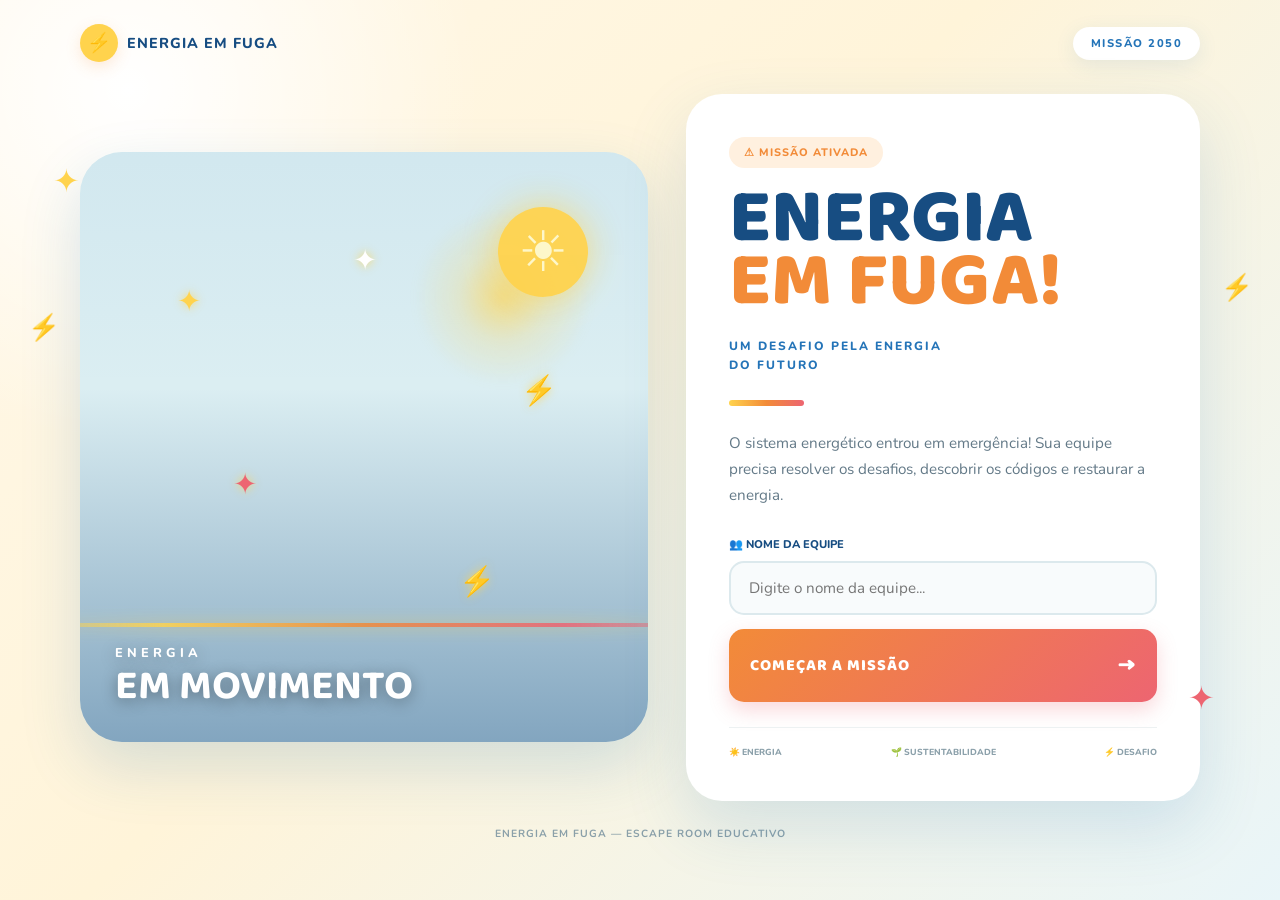
<file: index.html>
<!DOCTYPE html>
<html lang="pt-BR">

<head>

    <meta charset="UTF-8">
    <meta name="viewport" content="width=device-width, initial-scale=1.0">

    <title>Energia em Fuga</title>

    <!-- Fontes -->
    <link rel="preconnect" href="https://fonts.googleapis.com">
    <link rel="preconnect" href="https://fonts.gstatic.com" crossorigin>

    <link
        href="https://fonts.googleapis.com/css2?family=Baloo+2:wght@500;600;700;800&family=Nunito:wght@400;600;700;800&display=swap"
        rel="stylesheet"
    >

    <!-- CSS -->
    <link rel="stylesheet" href="assets/style.css">

</head>


<body class="pagina-inicial">

    <main class="inicio">


        <!-- =================================================
             ELEMENTOS DECORATIVOS
             ================================================= -->

        <div class="decoracao estrela estrela-1">✦</div>

        <div class="decoracao estrela estrela-2">✦</div>

        <div class="decoracao raio raio-1">⚡</div>

        <div class="decoracao raio raio-2">⚡</div>


        <!-- =================================================
             CABEÇALHO
             ================================================= -->

        <header class="cabecalho">

            <div class="mini-logo">

                <span>⚡</span>

                ENERGIA EM FUGA

            </div>


            <div class="missao">

                MISSÃO 2050

            </div>

        </header>



        <!-- =================================================
             ÁREA PRINCIPAL
             ================================================= -->

        <section class="hero">


            <!-- =================================================
                 FOTO + ANIMAÇÕES
                 ================================================= -->

            <div class="imagem-energia">


                <!-- Foto real da Unsplash -->

                <div class="foto-energia"></div>


                <!-- Camada colorida -->

                <div class="filtro-foto"></div>


                <!-- Brilho sobre a imagem -->

                <div class="brilho-energia"></div>


                <!-- Linha de energia animada -->

                <div class="linha-energia"></div>


                <!-- Partículas -->

                <div class="particula particula-1">✦</div>

                <div class="particula particula-2">⚡</div>

                <div class="particula particula-3">✦</div>

                <div class="particula particula-4">⚡</div>

                <div class="particula particula-5">✦</div>


                <!-- Sol estilizado -->

                <div class="sol-animado">

                    ☀

                </div>


                <!-- Texto sobre a imagem -->

                <div class="texto-imagem">

                    <span>ENERGIA</span>

                    <strong>EM MOVIMENTO</strong>

                </div>


            </div>



            <!-- =================================================
                 CARTÃO DA MISSÃO
                 ================================================= -->

            <div class="cartao">


                <div class="etiqueta">

                    ⚠ MISSÃO ATIVADA

                </div>


                <h1>

                    ENERGIA<br>

                    <span>EM FUGA!</span>

                </h1>


                <p class="subtitulo">

                    UM DESAFIO PELA ENERGIA<br>

                    DO FUTURO

                </p>


                <div class="linha"></div>


                <p class="descricao">

                    O sistema energético entrou em emergência!

                    Sua equipe precisa resolver os desafios,

                    descobrir os códigos e restaurar a energia.

                </p>



                <!-- Nome da equipe -->

                <div class="equipe">

                    <label for="nomeEquipe">

                        👥 NOME DA EQUIPE

                    </label>


                    <input
                        type="text"
                        id="nomeEquipe"
                        placeholder="Digite o nome da equipe..."
                        autocomplete="off"
                    >

                </div>



                <!-- Botão -->

                <button
                    class="botao-iniciar"
                    onclick="iniciarMissao()"
                >

                    <span>

                        COMEÇAR A MISSÃO

                    </span>

                    <strong>

                        →

                    </strong>

                </button>



                <!-- Rodapé do cartão -->

                <div class="rodape-cartao">

                    <span>

                        ☀️ ENERGIA

                    </span>


                    <span>

                        🌱 SUSTENTABILIDADE

                    </span>


                    <span>

                        ⚡ DESAFIO

                    </span>

                </div>


            </div>

        </section>



        <!-- =================================================
             RODAPÉ
             ================================================= -->

        <footer>

            ENERGIA EM FUGA — ESCAPE ROOM EDUCATIVO

        </footer>


    </main>


    <!-- JavaScript -->

    <script src="assets/app.js"></script>

</body>

</html>
</file>
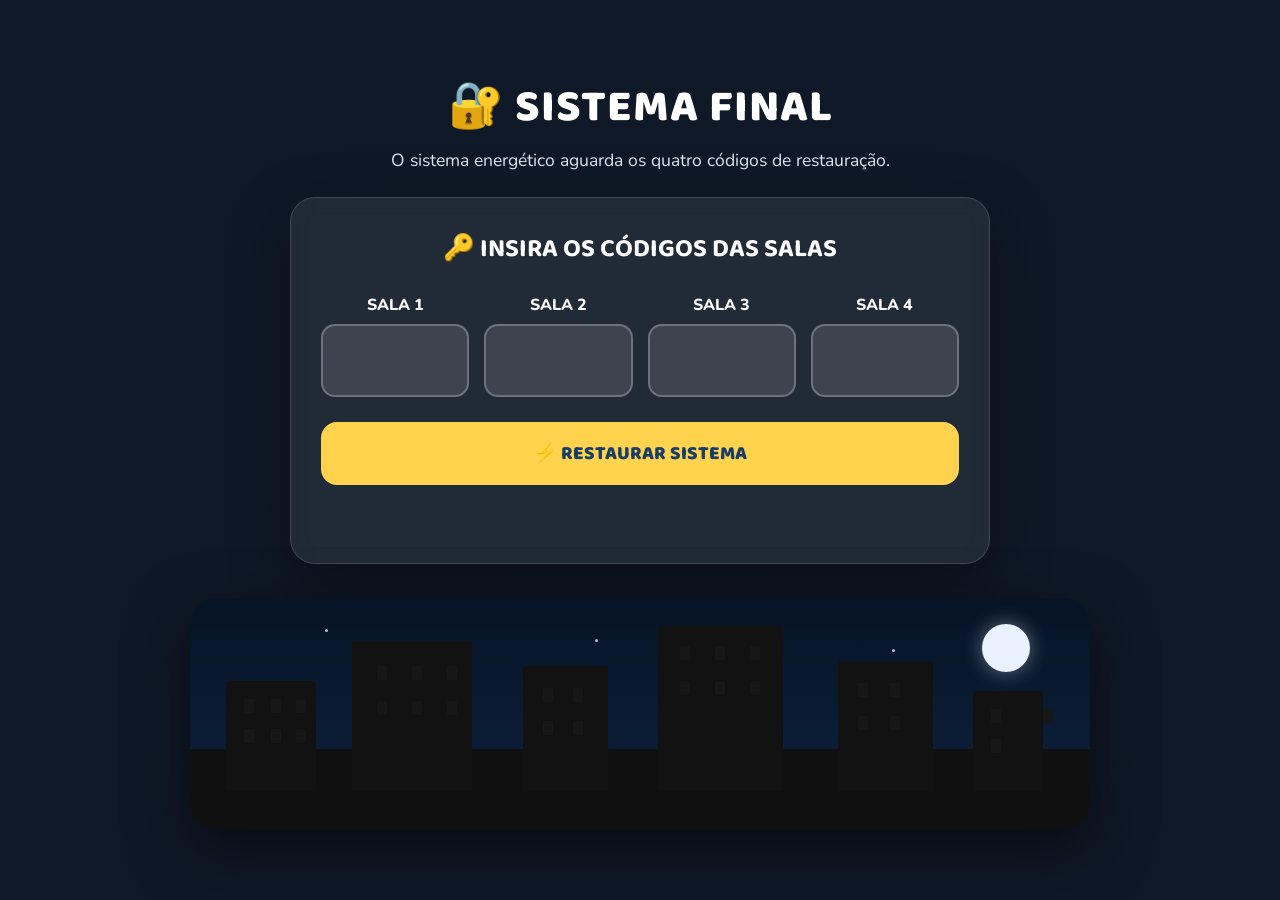
<file: final.html>
<!DOCTYPE html>
<html lang="pt-BR">

<head>

    <meta charset="UTF-8">

    <meta name="viewport"
          content="width=device-width, initial-scale=1.0">

    <title>Sistema Final — Energia em Fuga</title>

    <link rel="preconnect"
          href="https://fonts.googleapis.com">

    <link rel="preconnect"
          href="https://fonts.gstatic.com"
          crossorigin>

    <link href="https://fonts.googleapis.com/css2?family=Baloo+2:wght@500;600;700;800&family=Nunito:wght@400;600;700;800&display=swap"
          rel="stylesheet">

    <link rel="stylesheet"
          href="assets/style.css">


    <style>

        /* ===============================
           TELA FINAL
        =============================== */

        body.final-body {

            min-height: 100vh;

            margin: 0;

            background:
                linear-gradient(
                    rgba(5, 15, 30, 0.96),
                    rgba(5, 15, 30, 0.96)
                );

            overflow-x: hidden;

        }


        .final-container {

            width: 100%;

            min-height: 100vh;

            display: flex;

            flex-direction: column;

            align-items: center;

            justify-content: center;

            padding: 30px 20px;

            box-sizing: border-box;

        }


        /* ===============================
           TÍTULO
        =============================== */

        .final-title {

            text-align: center;

            color: white;

            margin-bottom: 25px;

        }


        .final-title h1 {

            margin: 0;

            font-family: "Baloo 2", sans-serif;

            font-size: 2.8rem;

            font-weight: 800;

            letter-spacing: 1px;

        }


        .final-title p {

            margin-top: 5px;

            font-family: "Nunito", sans-serif;

            font-size: 1.1rem;

            color: #d9e7f5;

        }


        /* ===============================
           PAINEL DOS CÓDIGOS
        =============================== */

        .final-panel {

            width: min(700px, 100%);

            padding: 30px;

            border-radius: 25px;

            background: rgba(255, 255, 255, 0.08);

            border: 1px solid rgba(255, 255, 255, 0.15);

            box-shadow:
                0 20px 60px rgba(0, 0, 0, 0.35);

            backdrop-filter: blur(10px);

            box-sizing: border-box;

        }


        .final-panel h2 {

            margin-top: 0;

            text-align: center;

            color: white;

            font-family: "Baloo 2", sans-serif;

            font-size: 1.6rem;

        }


        .codes {

            display: grid;

            grid-template-columns:
                repeat(4, 1fr);

            gap: 15px;

            margin-top: 25px;

        }


        .code-input {

            text-align: center;

        }


        .code-input label {

            display: block;

            margin-bottom: 8px;

            color: white;

            font-family: "Nunito", sans-serif;

            font-weight: 800;

        }


        .code-input input {

            width: 100%;

            box-sizing: border-box;

            padding: 15px 8px;

            border: 2px solid rgba(255, 255, 255, 0.25);

            border-radius: 14px;

            background: rgba(255, 255, 255, 0.12);

            color: white;

            text-align: center;

            font-family: "Baloo 2", sans-serif;

            font-size: 1.5rem;

            font-weight: 800;

            text-transform: uppercase;

            outline: none;

        }


        .code-input input:focus {

            border-color: #ffd34d;

            box-shadow:
                0 0 15px rgba(255, 211, 77, 0.3);

        }


        /* ===============================
           BOTÃO
        =============================== */

        .restore-button {

            display: block;

            width: 100%;

            margin-top: 25px;

            padding: 16px;

            border: none;

            border-radius: 16px;

            background: #ffd34d;

            color: #173d68;

            font-family: "Baloo 2", sans-serif;

            font-size: 1.2rem;

            font-weight: 800;

            cursor: pointer;

            transition:
                transform 0.2s ease,
                box-shadow 0.2s ease;

        }


        .restore-button:hover {

            transform: translateY(-2px);

            box-shadow:
                0 8px 25px rgba(255, 211, 77, 0.3);

        }


        /* ===============================
           FEEDBACK
        =============================== */

        #feedbackFinal {

            min-height: 30px;

            margin-top: 18px;

            text-align: center;

            font-family: "Nunito", sans-serif;

            font-weight: 800;

        }


        .feedback-final-error {

            color: #ff8d8d;

        }


        /* ===============================
           CIDADE
        =============================== */

        .cidade {

            position: relative;

            width: min(900px, 100%);

            height: 230px;

            margin-top: 35px;

            overflow: hidden;

            border-radius: 25px;

            background:

                linear-gradient(
                    to bottom,
                    #071326 0%,
                    #0b1d36 65%,
                    #101010 65%,
                    #101010 100%
                );

            box-shadow:
                0 20px 60px rgba(0, 0, 0, 0.5);

        }


        /* ===============================
           LUA
        =============================== */

        .lua {

            position: absolute;

            top: 25px;

            right: 60px;

            width: 48px;

            height: 48px;

            border-radius: 50%;

            background: #e9f1ff;

            box-shadow:
                0 0 20px rgba(233, 241, 255, 0.4);

        }


        /* ===============================
           ESTRELAS
        =============================== */

        .estrela {

            position: absolute;

            width: 3px;

            height: 3px;

            border-radius: 50%;

            background: white;

            opacity: 0.7;

        }


        .estrela1 {
            top: 30px;
            left: 15%;
        }

        .estrela2 {
            top: 65px;
            left: 28%;
        }

        .estrela3 {
            top: 40px;
            left: 45%;
        }

        .estrela4 {
            top: 85px;
            left: 65%;
        }

        .estrela5 {
            top: 50px;
            left: 78%;
        }


        /* ===============================
           PRÉDIOS
        =============================== */

        .predio {

            position: absolute;

            bottom: 38px;

            background: #121212;

            border-radius: 4px 4px 0 0;

        }


        .predio1 {

            left: 4%;

            width: 90px;

            height: 110px;

        }


        .predio2 {

            left: 18%;

            width: 120px;

            height: 150px;

        }


        .predio3 {

            left: 37%;

            width: 85px;

            height: 125px;

        }


        .predio4 {

            left: 52%;

            width: 125px;

            height: 165px;

        }


        .predio5 {

            left: 72%;

            width: 95px;

            height: 130px;

        }


        .predio6 {

            left: 87%;

            width: 70px;

            height: 100px;

        }


        /* ===============================
           JANELAS
        =============================== */

        .janela {

            position: absolute;

            width: 10px;

            height: 14px;

            background: #171717;

            border-radius: 2px;

            transition:
                background 0.5s ease,
                box-shadow 0.5s ease;

        }


        /* posições das janelas */

        .j1  { left: 18px; top: 18px; }
        .j2  { left: 45px; top: 18px; }
        .j3  { left: 70px; top: 18px; }

        .j4  { left: 18px; top: 48px; }
        .j5  { left: 45px; top: 48px; }
        .j6  { left: 70px; top: 48px; }

        .j7  { left: 25px; top: 25px; }
        .j8  { left: 60px; top: 25px; }
        .j9  { left: 95px; top: 25px; }

        .j10 { left: 25px; top: 60px; }
        .j11 { left: 60px; top: 60px; }
        .j12 { left: 95px; top: 60px; }

        .j13 { left: 20px; top: 22px; }
        .j14 { left: 50px; top: 22px; }

        .j15 { left: 20px; top: 55px; }
        .j16 { left: 50px; top: 55px; }

        .j17 { left: 22px; top: 20px; }
        .j18 { left: 57px; top: 20px; }
        .j19 { left: 92px; top: 20px; }

        .j20 { left: 22px; top: 55px; }
        .j21 { left: 57px; top: 55px; }
        .j22 { left: 92px; top: 55px; }

        .j23 { left: 20px; top: 22px; }
        .j24 { left: 52px; top: 22px; }

        .j25 { left: 20px; top: 55px; }
        .j26 { left: 52px; top: 55px; }


        /* ===============================
           SISTEMA RESTAURADO
        =============================== */

        .cidade.restaurada .janela {

            background: #ffd34d;

            box-shadow:
                0 0 10px rgba(255, 211, 77, 0.8),
                0 0 20px rgba(255, 211, 77, 0.4);

        }


        .cidade.restaurada .j1 {
            transition-delay: 0.1s;
        }

        .cidade.restaurada .j2 {
            transition-delay: 0.2s;
        }

        .cidade.restaurada .j3 {
            transition-delay: 0.3s;
        }

        .cidade.restaurada .j4 {
            transition-delay: 0.4s;
        }

        .cidade.restaurada .j5 {
            transition-delay: 0.5s;
        }

        .cidade.restaurada .j6 {
            transition-delay: 0.6s;
        }

        .cidade.restaurada .j7 {
            transition-delay: 0.7s;
        }

        .cidade.restaurada .j8 {
            transition-delay: 0.8s;
        }

        .cidade.restaurada .j9 {
            transition-delay: 0.9s;
        }

        .cidade.restaurada .j10 {
            transition-delay: 1s;
        }


        /* ===============================
           MENSAGEM FINAL
        =============================== */

        .mensagem-final {

            display: none;

            margin-top: 30px;

            text-align: center;

            animation:
                aparecer 1s ease forwards;

        }


        .mensagem-final.visivel {

            display: block;

        }


        .mensagem-final h2 {

            margin: 0;

            color: #ffd34d;

            font-family: "Baloo 2", sans-serif;

            font-size: 2.8rem;

            font-weight: 800;

            text-shadow:
                0 0 20px rgba(255, 211, 77, 0.3);

        }


        .mensagem-final p {

            margin-top: 8px;

            color: white;

            font-family: "Nunito", sans-serif;

            font-size: 1.2rem;

            font-weight: 700;

        }


        @keyframes aparecer {

            from {

                opacity: 0;

                transform: translateY(20px);

            }

            to {

                opacity: 1;

                transform: translateY(0);

            }

        }


        /* ===============================
           RESPONSIVO
        =============================== */

        @media (max-width: 650px) {

            .final-title h1 {

                font-size: 2.1rem;

            }


            .codes {

                grid-template-columns:
                    repeat(2, 1fr);

            }


            .cidade {

                height: 190px;

            }


            .lua {

                right: 30px;

            }

        }

    </style>

</head>


<body class="final-body">


    <div class="final-container">


        <!-- TÍTULO -->

        <div class="final-title">

            <h1>🔐 SISTEMA FINAL</h1>

            <p>

                O sistema energético aguarda os quatro códigos de restauração.

            </p>

        </div>



        <!-- PAINEL -->

        <div class="final-panel">


            <h2>

                🔑 INSIRA OS CÓDIGOS DAS SALAS

            </h2>


            <div class="codes">


                <!-- SALA 1 -->

                <div class="code-input">

                    <label for="codigoSala1">

                        SALA 1

                    </label>

                    <input
                        type="text"
                        id="codigoSala1"
                        maxlength="2"
                        autocomplete="off"
                    >

                </div>



                <!-- SALA 2 -->

                <div class="code-input">

                    <label for="codigoSala2">

                        SALA 2

                    </label>

                    <input
                        type="text"
                        id="codigoSala2"
                        maxlength="2"
                        autocomplete="off"
                    >

                </div>



                <!-- SALA 3 -->

                <div class="code-input">

                    <label for="codigoSala3">

                        SALA 3

                    </label>

                    <input
                        type="text"
                        id="codigoSala3"
                        maxlength="2"
                        autocomplete="off"
                    >

                </div>



                <!-- SALA 4 -->

                <div class="code-input">

                    <label for="codigoSala4">

                        SALA 4

                    </label>

                    <input
                        type="text"
                        id="codigoSala4"
                        maxlength="2"
                        autocomplete="off"
                    >

                </div>


            </div>



            <!-- BOTÃO -->

            <button
                class="restore-button"
                onclick="restaurarSistema()"
            >

                ⚡ RESTAURAR SISTEMA

            </button>



            <!-- FEEDBACK -->

            <div id="feedbackFinal">

            </div>


        </div>



        <!-- CIDADE -->

        <div
            id="cidade"
            class="cidade"
        >


            <div class="lua"></div>


            <div class="estrela estrela1"></div>

            <div class="estrela estrela2"></div>

            <div class="estrela estrela3"></div>

            <div class="estrela estrela4"></div>

            <div class="estrela estrela5"></div>



            <!-- PRÉDIO 1 -->

            <div class="predio predio1">

                <span class="janela j1"></span>

                <span class="janela j2"></span>

                <span class="janela j3"></span>

                <span class="janela j4"></span>

                <span class="janela j5"></span>

                <span class="janela j6"></span>

            </div>



            <!-- PRÉDIO 2 -->

            <div class="predio predio2">

                <span class="janela j7"></span>

                <span class="janela j8"></span>

                <span class="janela j9"></span>

                <span class="janela j10"></span>

                <span class="janela j11"></span>

                <span class="janela j12"></span>

            </div>



            <!-- PRÉDIO 3 -->

            <div class="predio predio3">

                <span class="janela j13"></span>

                <span class="janela j14"></span>

                <span class="janela j15"></span>

                <span class="janela j16"></span>

            </div>



            <!-- PRÉDIO 4 -->

            <div class="predio predio4">

                <span class="janela j17"></span>

                <span class="janela j18"></span>

                <span class="janela j19"></span>

                <span class="janela j20"></span>

                <span class="janela j21"></span>

                <span class="janela j22"></span>

            </div>



            <!-- PRÉDIO 5 -->

            <div class="predio predio5">

                <span class="janela j23"></span>

                <span class="janela j24"></span>

                <span class="janela j25"></span>

                <span class="janela j26"></span>

            </div>



            <!-- PRÉDIO 6 -->

            <div class="predio predio6">

                <span class="janela j1"></span>

                <span class="janela j3"></span>

                <span class="janela j4"></span>

            </div>


        </div>



        <!-- MENSAGEM DE VITÓRIA -->

        <div
            id="mensagemFinal"
            class="mensagem-final"
        >

            <h2>

                ⚡ SISTEMA RESTAURADO! ⚡

            </h2>

            <p id="mensagemEquipe">

                🎉 PARABÉNS! VOCÊS CONSEGUIRAM RESTAURAR O SISTEMA ENERGÉTICO.

            </p>

            <p>

                🌎 A energia voltou a circular!

            </p>

            <p>

                🏆 MISSÃO CONCLUÍDA!

            </p>

        </div>


    </div>



    <script>

        function restaurarSistema() {


            /* ===============================
               PEGAR OS CÓDIGOS
            =============================== */

            const codigo1 =
                document.getElementById("codigoSala1").value
                .trim()
                .toUpperCase();

            const codigo2 =
                document.getElementById("codigoSala2").value
                .trim()
                .toUpperCase();

            const codigo3 =
                document.getElementById("codigoSala3").value
                .trim()
                .toUpperCase();

            const codigo4 =
                document.getElementById("codigoSala4").value
                .trim()
                .toUpperCase();



            /* ===============================
               ELEMENTOS DA TELA
            =============================== */

            const feedback =
                document.getElementById("feedbackFinal");

            const cidade =
                document.getElementById("cidade");

            const mensagem =
                document.getElementById("mensagemFinal");

            const mensagemEquipe =
                document.getElementById("mensagemEquipe");



            /* ===============================
               NOME DA EQUIPE
            =============================== */

            const nomeEquipe =
                localStorage.getItem("nomeEquipe");



            /* ===============================
               VERIFICAR CÓDIGOS
            =============================== */

            if (
                codigo1 !== "07" ||
                codigo2 !== "B1" ||
                codigo3 !== "23" ||
                codigo4 !== "01"
            ) {

                feedback.textContent =
                    "❌ Um ou mais códigos estão incorretos. Revise os códigos liberados pelas salas.";

                feedback.className =
                    "feedback-final-error";

                return;

            }



            /* ===============================
               SISTEMA RESTAURADO
            =============================== */

            if (nomeEquipe) {

                mensagemEquipe.textContent =
                    "🎉 PARABÉNS, " +
                    nomeEquipe +
                    "! VOCÊS CONSEGUIRAM RESTAURAR O SISTEMA ENERGÉTICO.";

            }


            feedback.textContent =
                "⚡ Todos os códigos foram reconhecidos!";

            feedback.style.color =
                "#ffd34d";



            /* ===============================
               ACENDER A CIDADE
            =============================== */

            cidade.classList.add("restaurada");



            /* ===============================
               MOSTRAR MENSAGEM FINAL
            =============================== */

            setTimeout(function() {

                mensagem.classList.add("visivel");

            }, 1200);



            /* ===============================
               REGISTRAR CONCLUSÃO
            =============================== */

            localStorage.setItem(
                "missaoConcluida",
                "true"
            );

        }

    </script>


</body>

</html>
</file>
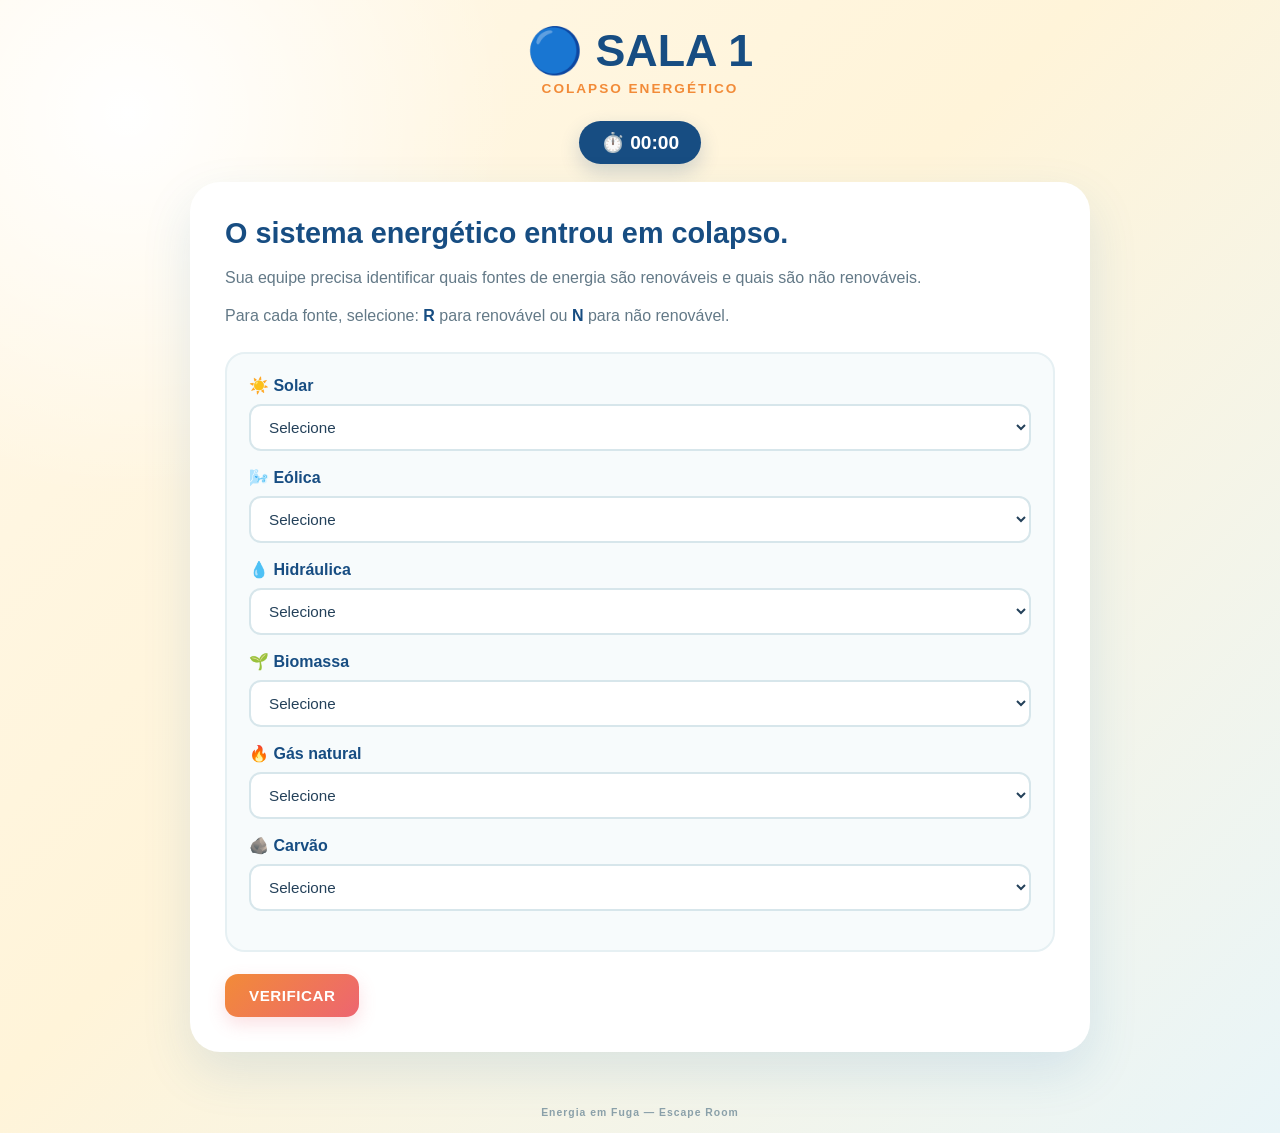
<file: sala1.html>
<!DOCTYPE html>
<html lang="pt-BR">

<head>
    <meta charset="UTF-8">
    <meta name="viewport" content="width=device-width, initial-scale=1.0">

    <title>Sala 1 — Energia em Fuga</title>

    <link rel="stylesheet" href="assets/style.css">
</head>

<body>

    <header>
        <h1>🔵 SALA 1</h1>
        <p>COLAPSO ENERGÉTICO</p>
    </header>

    <main>

        <div class="timer" id="timer">
            ⏱️ 00:00
        </div>

        <div class="card">

            <h2>O sistema energético entrou em colapso.</h2>

            <p>
                Sua equipe precisa identificar quais fontes de energia
                são renováveis e quais são não renováveis.
            </p>

            <p>
                Para cada fonte, selecione:
                <strong>R</strong> para renovável ou
                <strong>N</strong> para não renovável.
            </p>

            <div class="room">

                <label>☀️ Solar</label>
                <select id="fonte1">
                    <option value="">Selecione</option>
                    <option value="R">R — Renovável</option>
                    <option value="N">N — Não renovável</option>
                </select>

                <label>🌬️ Eólica</label>
                <select id="fonte2">
                    <option value="">Selecione</option>
                    <option value="R">R — Renovável</option>
                    <option value="N">N — Não renovável</option>
                </select>

                <label>💧 Hidráulica</label>
                <select id="fonte3">
                    <option value="">Selecione</option>
                    <option value="R">R — Renovável</option>
                    <option value="N">N — Não renovável</option>
                </select>

                <label>🌱 Biomassa</label>
                <select id="fonte4">
                    <option value="">Selecione</option>
                    <option value="R">R — Renovável</option>
                    <option value="N">N — Não renovável</option>
                </select>

                <label>🔥 Gás natural</label>
                <select id="fonte5">
                    <option value="">Selecione</option>
                    <option value="R">R — Renovável</option>
                    <option value="N">N — Não renovável</option>
                </select>

                <label>🪨 Carvão</label>
                <select id="fonte6">
                    <option value="">Selecione</option>
                    <option value="R">R — Renovável</option>
                    <option value="N">N — Não renovável</option>
                </select>

            </div>

            <button onclick="verificarSala1()">
                VERIFICAR
            </button>

            <div id="feedback" class="feedback hidden"></div>

            <div id="codigo" class="hidden">

                <p>
                    🔓 Desafio concluído!
                </p>

                <p>
                    Código da Sala 1:
                </p>

                <span class="code">07</span>

                <br><br>

                <button onclick="irParaSala2()">
                    SEGUIR PARA SALA 2
                </button>

            </div>

        </div>

    </main>

    <footer>
        Energia em Fuga — Escape Room
    </footer>

    <script src="assets/app.js"></script>

</body>

</html>
</file>
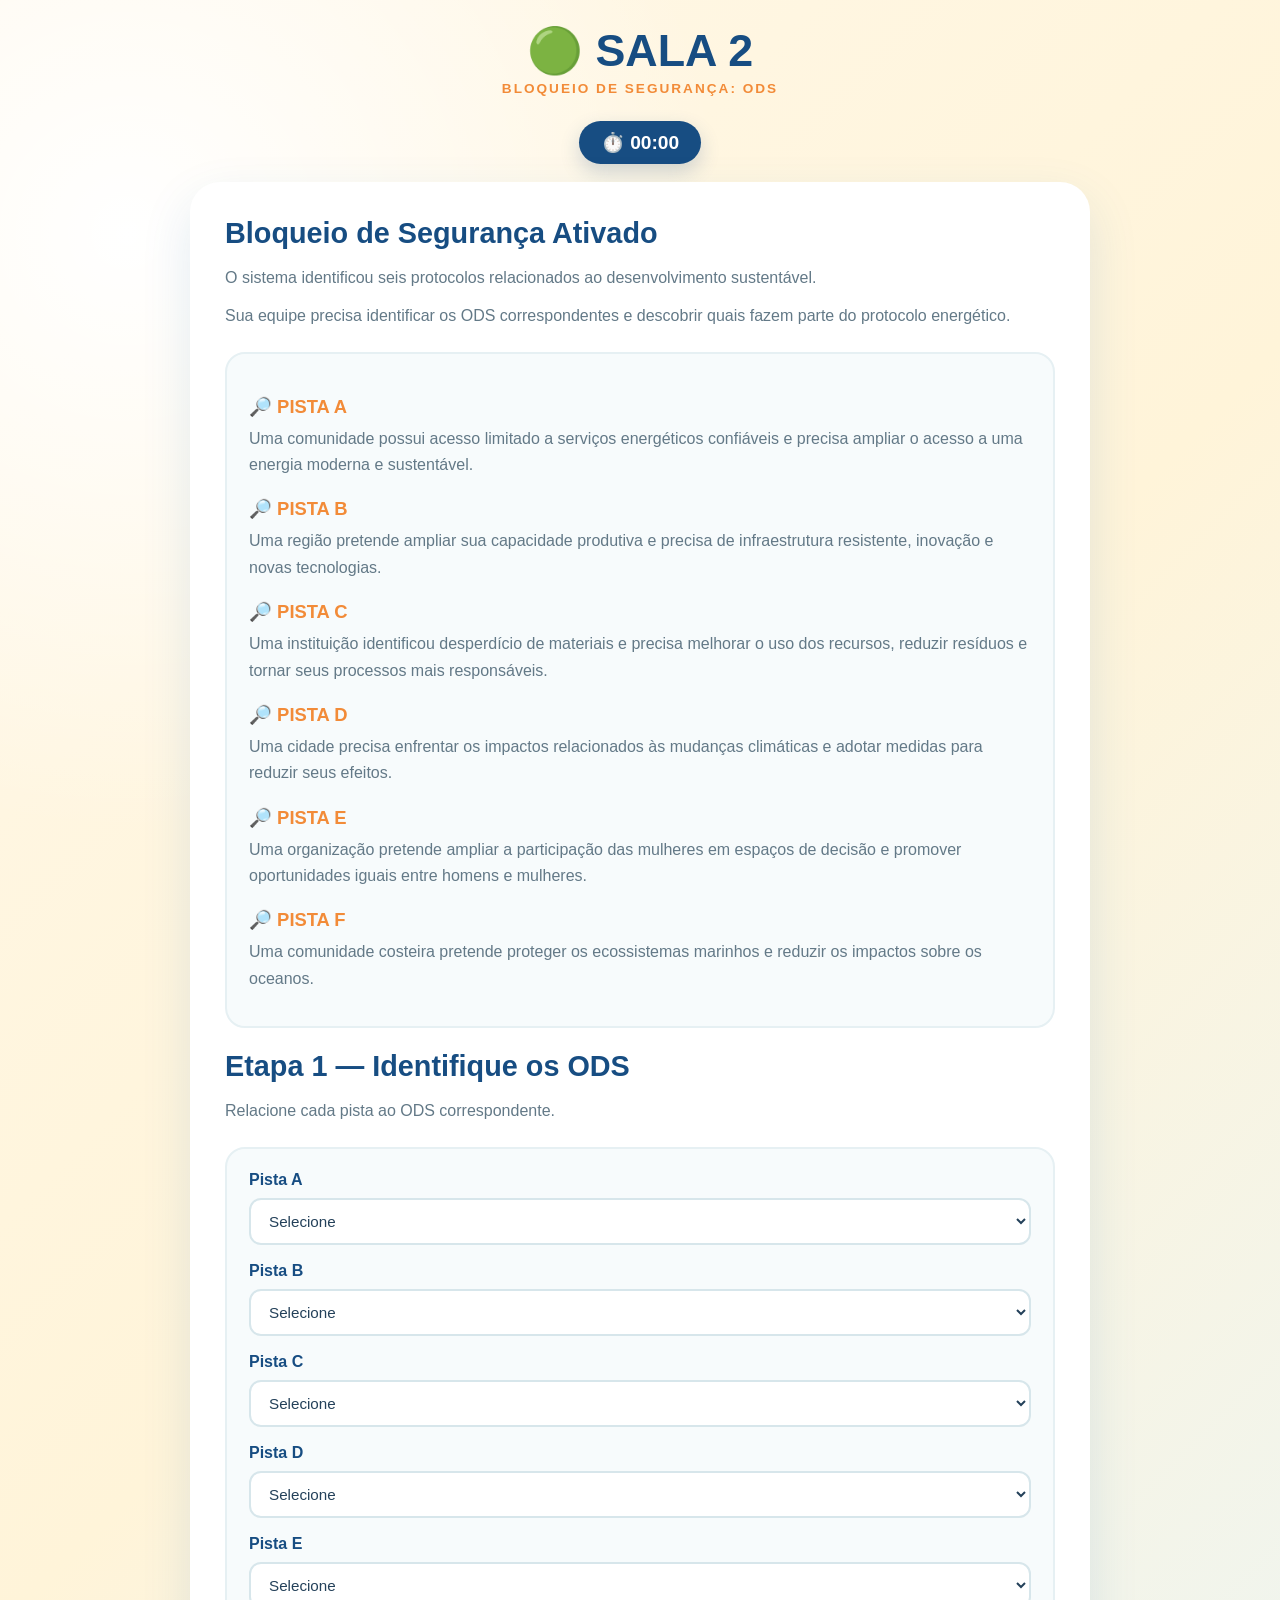
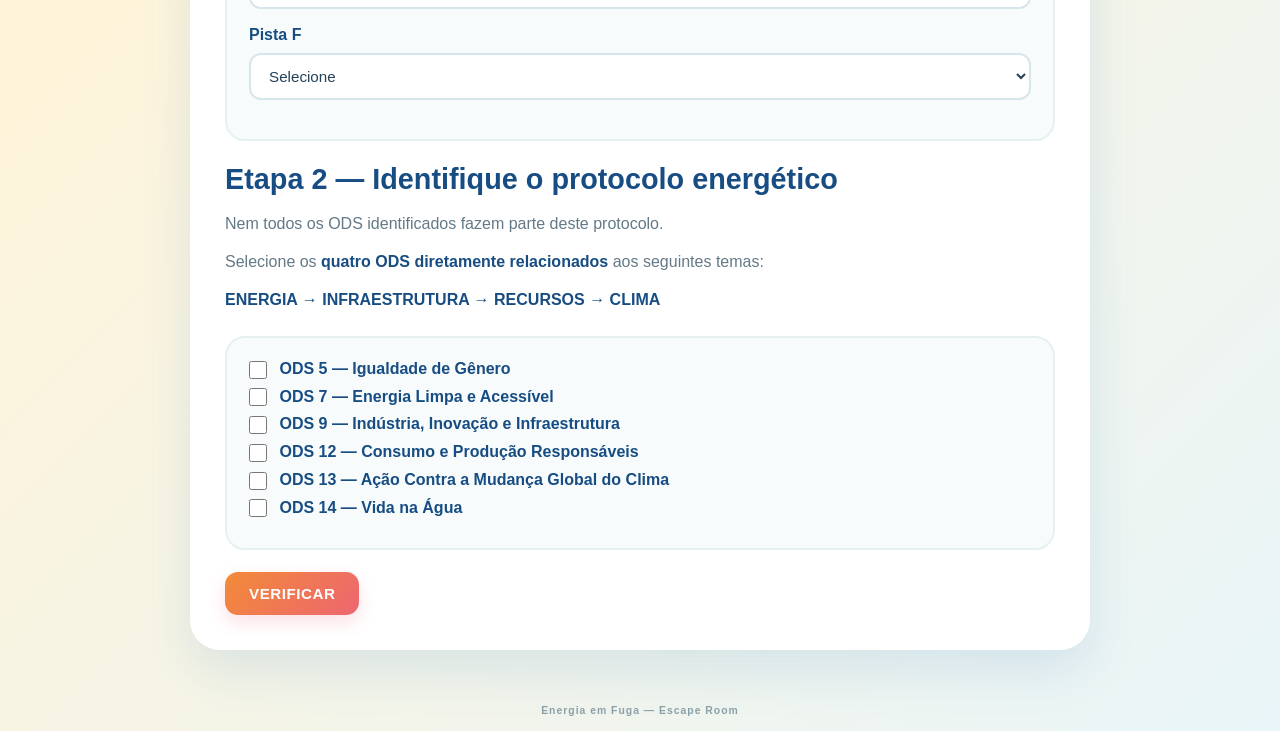
<file: sala2.html>
<!DOCTYPE html>
<html lang="pt-BR">

<head>
    <meta charset="UTF-8">
    <meta name="viewport" content="width=device-width, initial-scale=1.0">

    <title>Sala 2 — Energia em Fuga</title>

    <link rel="stylesheet" href="assets/style.css">
</head>

<body>

    <header>
        <h1>🟢 SALA 2</h1>
        <p>BLOQUEIO DE SEGURANÇA: ODS</p>
    </header>

    <main>

        <div class="timer" id="timer">
            ⏱️ 00:00
        </div>

        <div class="card">

            <h2>Bloqueio de Segurança Ativado</h2>

            <p>
                O sistema identificou seis protocolos relacionados
                ao desenvolvimento sustentável.
            </p>

            <p>
                Sua equipe precisa identificar os ODS correspondentes
                e descobrir quais fazem parte do protocolo energético.
            </p>


            <!-- ================================= -->
            <!-- PISTAS -->
            <!-- ================================= -->

            <div class="room">

                <h3>🔎 PISTA A</h3>

                <p>
                    Uma comunidade possui acesso limitado a serviços
                    energéticos confiáveis e precisa ampliar o acesso
                    a uma energia moderna e sustentável.
                </p>


                <h3>🔎 PISTA B</h3>

                <p>
                    Uma região pretende ampliar sua capacidade
                    produtiva e precisa de infraestrutura resistente,
                    inovação e novas tecnologias.
                </p>


                <h3>🔎 PISTA C</h3>

                <p>
                    Uma instituição identificou desperdício de
                    materiais e precisa melhorar o uso dos recursos,
                    reduzir resíduos e tornar seus processos mais
                    responsáveis.
                </p>


                <h3>🔎 PISTA D</h3>

                <p>
                    Uma cidade precisa enfrentar os impactos
                    relacionados às mudanças climáticas e adotar
                    medidas para reduzir seus efeitos.
                </p>


                <h3>🔎 PISTA E</h3>

                <p>
                    Uma organização pretende ampliar a participação
                    das mulheres em espaços de decisão e promover
                    oportunidades iguais entre homens e mulheres.
                </p>


                <h3>🔎 PISTA F</h3>

                <p>
                    Uma comunidade costeira pretende proteger os
                    ecossistemas marinhos e reduzir os impactos
                    sobre os oceanos.
                </p>

            </div>


            <!-- ================================= -->
            <!-- ETAPA 1 -->
            <!-- ================================= -->

            <h2>Etapa 1 — Identifique os ODS</h2>

            <p>
                Relacione cada pista ao ODS correspondente.
            </p>


            <div class="room">

                <label>Pista A</label>

                <select id="pistaA">
                    <option value="">Selecione</option>
                    <option value="5">ODS 5</option>
                    <option value="7">ODS 7</option>
                    <option value="9">ODS 9</option>
                    <option value="12">ODS 12</option>
                    <option value="13">ODS 13</option>
                    <option value="14">ODS 14</option>
                </select>


                <label>Pista B</label>

                <select id="pistaB">
                    <option value="">Selecione</option>
                    <option value="5">ODS 5</option>
                    <option value="7">ODS 7</option>
                    <option value="9">ODS 9</option>
                    <option value="12">ODS 12</option>
                    <option value="13">ODS 13</option>
                    <option value="14">ODS 14</option>
                </select>


                <label>Pista C</label>

                <select id="pistaC">
                    <option value="">Selecione</option>
                    <option value="5">ODS 5</option>
                    <option value="7">ODS 7</option>
                    <option value="9">ODS 9</option>
                    <option value="12">ODS 12</option>
                    <option value="13">ODS 13</option>
                    <option value="14">ODS 14</option>
                </select>


                <label>Pista D</label>

                <select id="pistaD">
                    <option value="">Selecione</option>
                    <option value="5">ODS 5</option>
                    <option value="7">ODS 7</option>
                    <option value="9">ODS 9</option>
                    <option value="12">ODS 12</option>
                    <option value="13">ODS 13</option>
                    <option value="14">ODS 14</option>
                </select>


                <label>Pista E</label>

                <select id="pistaE">
                    <option value="">Selecione</option>
                    <option value="5">ODS 5</option>
                    <option value="7">ODS 7</option>
                    <option value="9">ODS 9</option>
                    <option value="12">ODS 12</option>
                    <option value="13">ODS 13</option>
                    <option value="14">ODS 14</option>
                </select>


                <label>Pista F</label>

                <select id="pistaF">
                    <option value="">Selecione</option>
                    <option value="5">ODS 5</option>
                    <option value="7">ODS 7</option>
                    <option value="9">ODS 9</option>
                    <option value="12">ODS 12</option>
                    <option value="13">ODS 13</option>
                    <option value="14">ODS 14</option>
                </select>

            </div>


            <!-- ================================= -->
            <!-- ETAPA 2 -->
            <!-- ================================= -->

            <h2>Etapa 2 — Identifique o protocolo energético</h2>

            <p>
                Nem todos os ODS identificados fazem parte deste
                protocolo.
            </p>

            <p>
                Selecione os <strong>quatro ODS diretamente
                relacionados</strong> aos seguintes temas:
            </p>

            <p>
                <strong>
                    ENERGIA → INFRAESTRUTURA → RECURSOS → CLIMA
                </strong>
            </p>


            <div class="room">

                <label>
                    <input type="checkbox" id="ods5">
                    ODS 5 — Igualdade de Gênero
                </label>

                <label>
                    <input type="checkbox" id="ods7">
                    ODS 7 — Energia Limpa e Acessível
                </label>

                <label>
                    <input type="checkbox" id="ods9">
                    ODS 9 — Indústria, Inovação e Infraestrutura
                </label>

                <label>
                    <input type="checkbox" id="ods12">
                    ODS 12 — Consumo e Produção Responsáveis
                </label>

                <label>
                    <input type="checkbox" id="ods13">
                    ODS 13 — Ação Contra a Mudança Global do Clima
                </label>

                <label>
                    <input type="checkbox" id="ods14">
                    ODS 14 — Vida na Água
                </label>

            </div>


            <!-- ================================= -->
            <!-- VERIFICAÇÃO -->
            <!-- ================================= -->

            <button onclick="verificarSala2()">
                VERIFICAR
            </button>


            <div id="feedback2" class="feedback hidden"></div>


            <!-- ================================= -->
            <!-- CÓDIGO -->
            <!-- ================================= -->

            <div id="codigo2" class="hidden">

                <p>
                    🔓 <strong>BLOQUEIO DE SEGURANÇA LIBERADO!</strong>
                </p>

                <p>
                    Código da Sala 2:
                </p>

                <span class="code">B1</span>

                <br><br>

                <button onclick="irParaSala3()">
                    SEGUIR PARA SALA 3
                </button>

            </div>

        </div>

    </main>


    <footer>
        Energia em Fuga — Escape Room
    </footer>


    <script src="assets/app.js"></script>

</body>

</html>
</file>
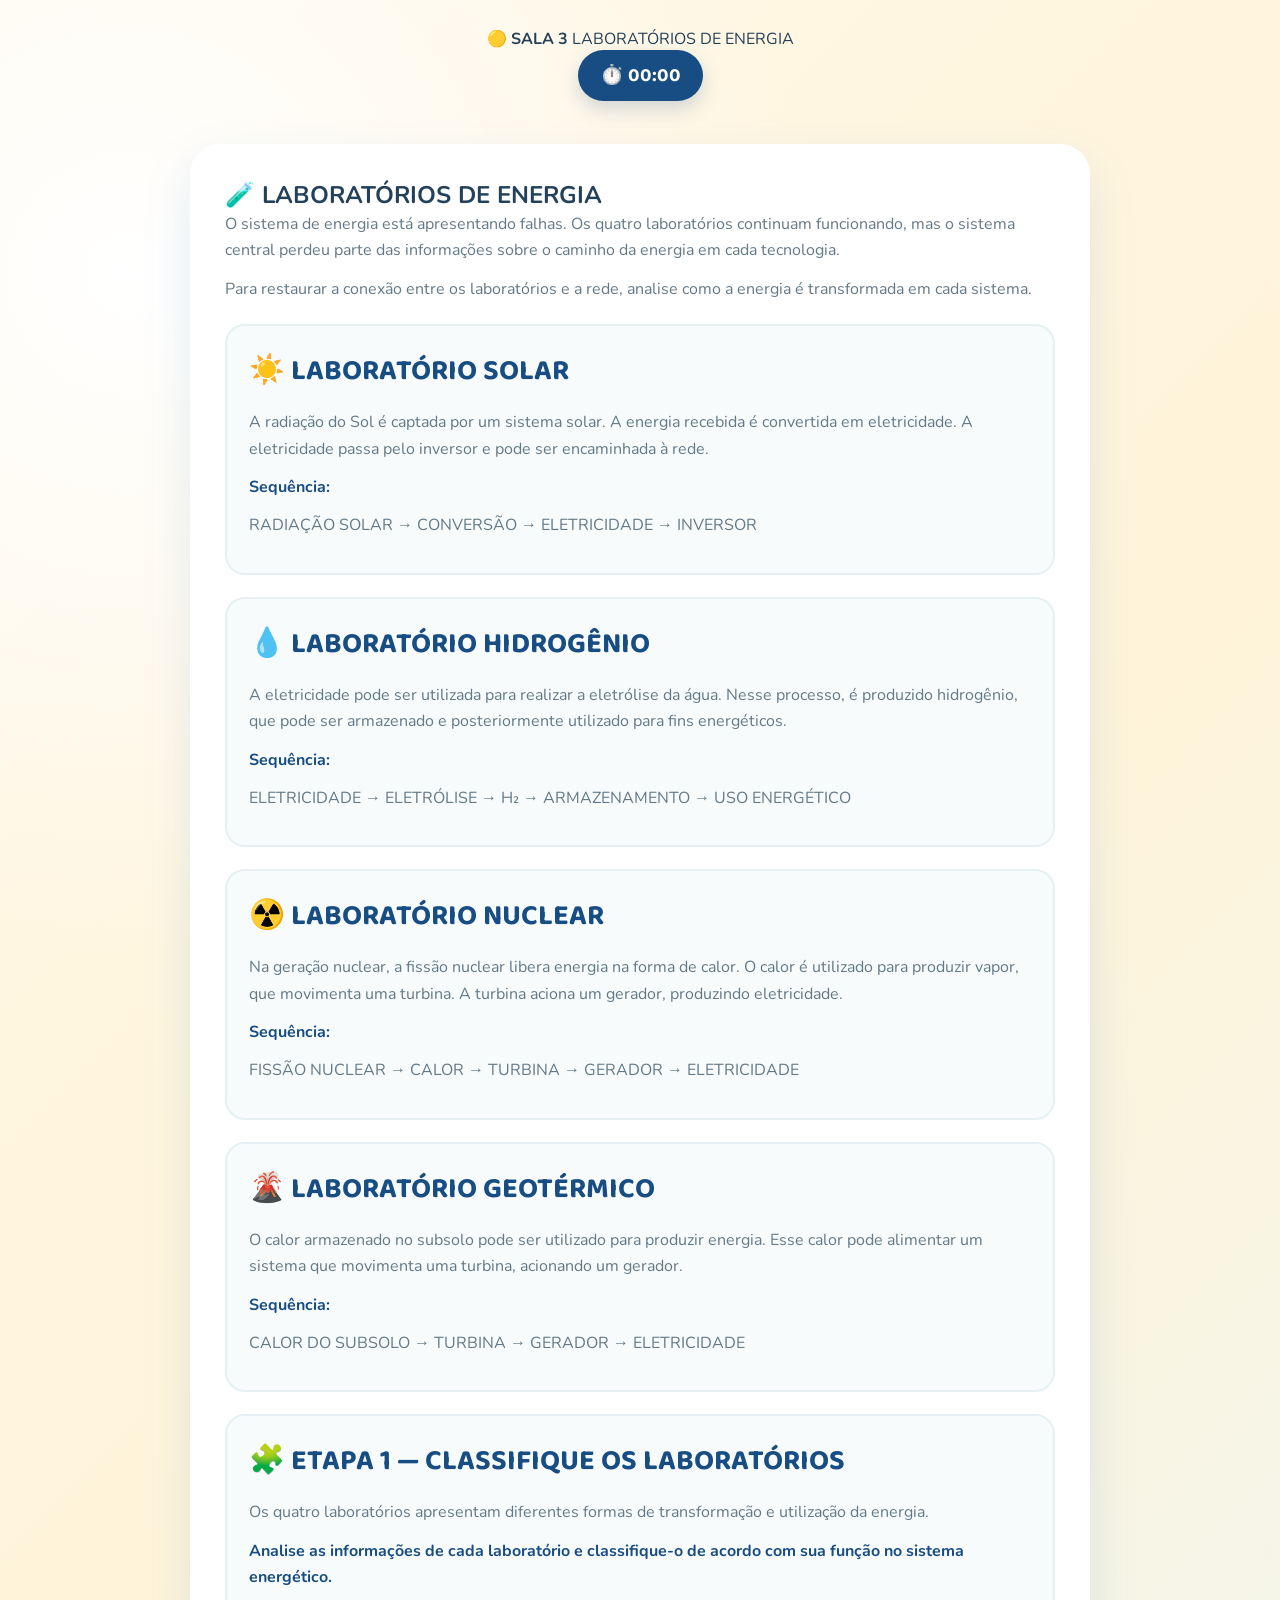
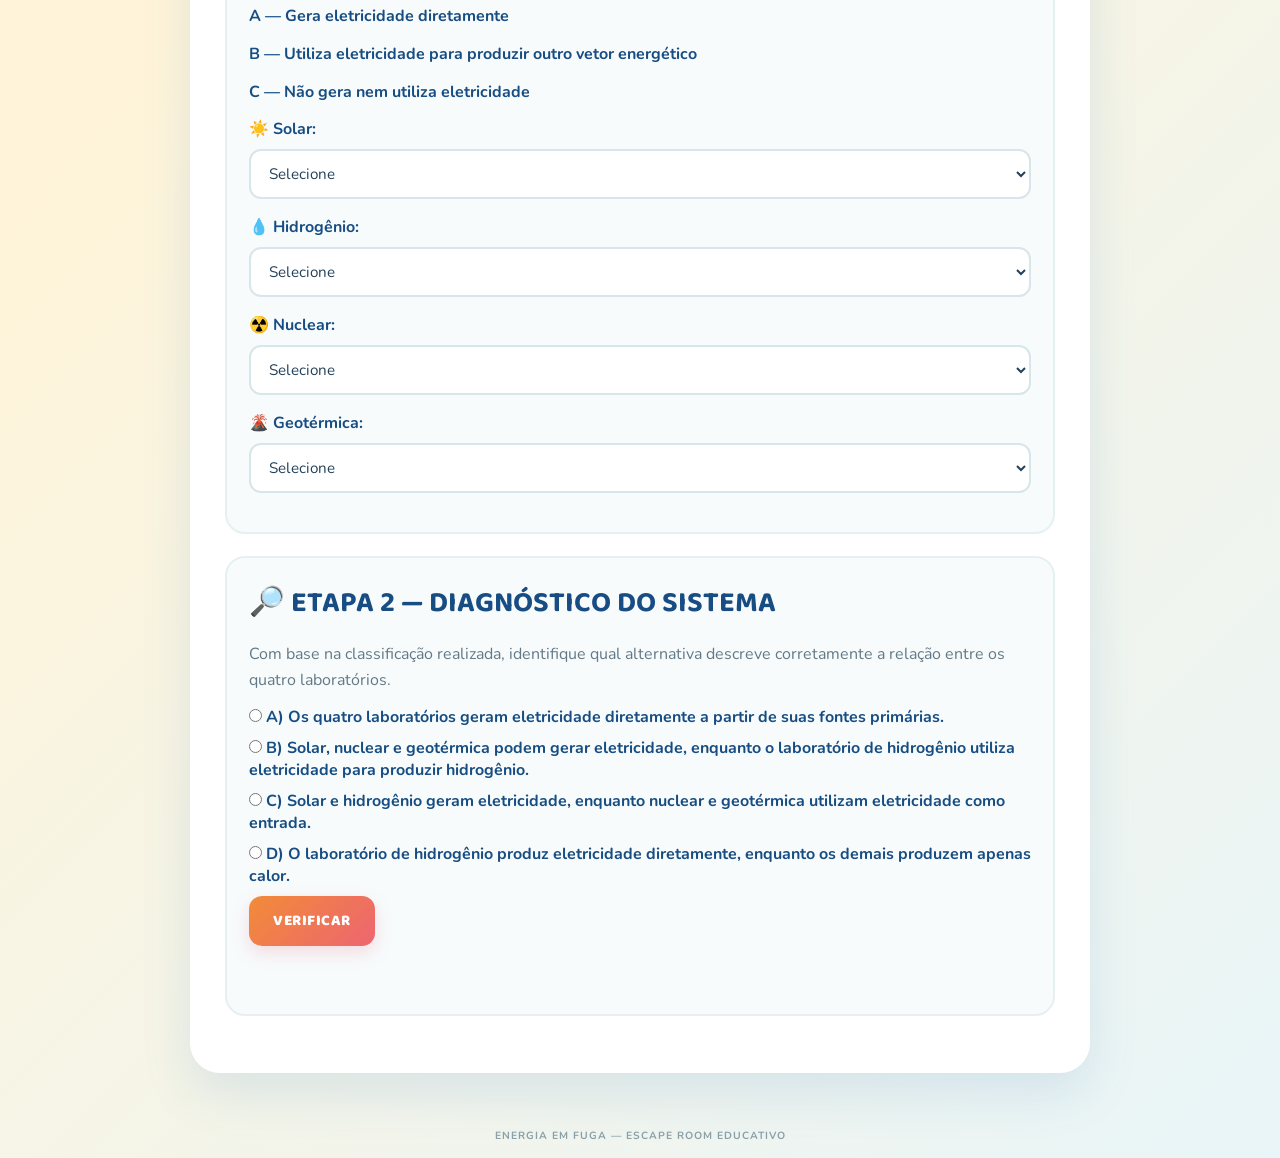
<file: sala3.html>
<!DOCTYPE html>
<html lang="pt-BR">

<head>
    <meta charset="UTF-8">
    <meta name="viewport" content="width=device-width, initial-scale=1.0">

    <title>Sala 3 — Laboratórios de Energia</title>

    <link rel="preconnect" href="https://fonts.googleapis.com">
    <link rel="preconnect" href="https://fonts.gstatic.com" crossorigin>

    <link href="https://fonts.googleapis.com/css2?family=Baloo+2:wght@500;600;700;800&family=Nunito:wght@400;600;700;800&display=swap" rel="stylesheet">

    <link rel="stylesheet" href="assets/style.css">
</head>

<body>

    <!-- CABEÇALHO -->

    <header>
        <div>
            <strong>🟡 SALA 3</strong>
            <span>LABORATÓRIOS DE ENERGIA</span>
        </div>

        <div class="timer" id="timer">
            ⏱️ 00:00
        </div>
    </header>


    <!-- CONTEÚDO PRINCIPAL -->

    <main>

        <section class="card">

            <h1>🧪 LABORATÓRIOS DE ENERGIA</h1>

            <p>
                O sistema de energia está apresentando falhas.
                Os quatro laboratórios continuam funcionando, mas o
                sistema central perdeu parte das informações sobre
                o caminho da energia em cada tecnologia.
            </p>

            <p>
                Para restaurar a conexão entre os laboratórios e a rede,
                analise como a energia é transformada em cada sistema.
            </p>


            <!-- LABORATÓRIO SOLAR -->

            <div class="room">

                <h2>☀️ LABORATÓRIO SOLAR</h2>

                <p>
                    A radiação do Sol é captada por um sistema solar.
                    A energia recebida é convertida em eletricidade.
                    A eletricidade passa pelo inversor e pode ser
                    encaminhada à rede.
                </p>

                <p>
                    <strong>Sequência:</strong>
                </p>

                <p>
                    RADIAÇÃO SOLAR →
                    CONVERSÃO →
                    ELETRICIDADE →
                    INVERSOR
                </p>

            </div>


            <!-- LABORATÓRIO HIDROGÊNIO -->

            <div class="room">

                <h2>💧 LABORATÓRIO HIDROGÊNIO</h2>

                <p>
                    A eletricidade pode ser utilizada para realizar
                    a eletrólise da água. Nesse processo, é produzido
                    hidrogênio, que pode ser armazenado e posteriormente
                    utilizado para fins energéticos.
                </p>

                <p>
                    <strong>Sequência:</strong>
                </p>

                <p>
                    ELETRICIDADE →
                    ELETRÓLISE →
                    H₂ →
                    ARMAZENAMENTO →
                    USO ENERGÉTICO
                </p>

            </div>


            <!-- LABORATÓRIO NUCLEAR -->

            <div class="room">

                <h2>☢️ LABORATÓRIO NUCLEAR</h2>

                <p>
                    Na geração nuclear, a fissão nuclear libera energia
                    na forma de calor. O calor é utilizado para produzir
                    vapor, que movimenta uma turbina. A turbina aciona
                    um gerador, produzindo eletricidade.
                </p>

                <p>
                    <strong>Sequência:</strong>
                </p>

                <p>
                    FISSÃO NUCLEAR →
                    CALOR →
                    TURBINA →
                    GERADOR →
                    ELETRICIDADE
                </p>

            </div>


            <!-- LABORATÓRIO GEOTÉRMICO -->

            <div class="room">

                <h2>🌋 LABORATÓRIO GEOTÉRMICO</h2>

                <p>
                    O calor armazenado no subsolo pode ser utilizado
                    para produzir energia. Esse calor pode alimentar
                    um sistema que movimenta uma turbina, acionando
                    um gerador.
                </p>

                <p>
                    <strong>Sequência:</strong>
                </p>

                <p>
                    CALOR DO SUBSOLO →
                    TURBINA →
                    GERADOR →
                    ELETRICIDADE
                </p>

            </div>


            <!-- ETAPA 1 -->

            <div class="room">

                <h2>🧩 ETAPA 1 — CLASSIFIQUE OS LABORATÓRIOS</h2>

                <p>
                    Os quatro laboratórios apresentam diferentes formas
                    de transformação e utilização da energia.
                </p>

                <p>
                    <strong>
                        Analise as informações de cada laboratório e
                        classifique-o de acordo com sua função no
                        sistema energético.
                    </strong>
                </p>


                <div class="challenge-box">

                    <p>
                        <strong>A — Gera eletricidade diretamente</strong>
                    </p>

                    <p>
                        <strong>
                            B — Utiliza eletricidade para produzir outro
                            vetor energético
                        </strong>
                    </p>

                    <p>
                        <strong>
                            C — Não gera nem utiliza eletricidade
                        </strong>
                    </p>

                </div>


                <!-- SOLAR -->

                <label for="classificacaoSolar">
                    ☀️ <strong>Solar:</strong>
                </label>

                <select id="classificacaoSolar">

                    <option value="">
                        Selecione
                    </option>

                    <option value="A">
                        A — Gera eletricidade diretamente
                    </option>

                    <option value="B">
                        B — Utiliza eletricidade para produzir outro vetor energético
                    </option>

                    <option value="C">
                        C — Não gera nem utiliza eletricidade
                    </option>

                </select>


                <!-- HIDROGÊNIO -->

                <label for="classificacaoHidrogenio">
                    💧 <strong>Hidrogênio:</strong>
                </label>

                <select id="classificacaoHidrogenio">

                    <option value="">
                        Selecione
                    </option>

                    <option value="A">
                        A — Gera eletricidade diretamente
                    </option>

                    <option value="B">
                        B — Utiliza eletricidade para produzir outro vetor energético
                    </option>

                    <option value="C">
                        C — Não gera nem utiliza eletricidade
                    </option>

                </select>


                <!-- NUCLEAR -->

                <label for="classificacaoNuclear">
                    ☢️ <strong>Nuclear:</strong>
                </label>

                <select id="classificacaoNuclear">

                    <option value="">
                        Selecione
                    </option>

                    <option value="A">
                        A — Gera eletricidade diretamente
                    </option>

                    <option value="B">
                        B — Utiliza eletricidade para produzir outro vetor energético
                    </option>

                    <option value="C">
                        C — Não gera nem utiliza eletricidade
                    </option>

                </select>


                <!-- GEOTÉRMICA -->

                <label for="classificacaoGeotermica">
                    🌋 <strong>Geotérmica:</strong>
                </label>

                <select id="classificacaoGeotermica">

                    <option value="">
                        Selecione
                    </option>

                    <option value="A">
                        A — Gera eletricidade diretamente
                    </option>

                    <option value="B">
                        B — Utiliza eletricidade para produzir outro vetor energético
                    </option>

                    <option value="C">
                        C — Não gera nem utiliza eletricidade
                    </option>

                </select>

            </div>


            <!-- ETAPA 2 -->

            <div class="room">

                <h2>🔎 ETAPA 2 — DIAGNÓSTICO DO SISTEMA</h2>

                <p>
                    Com base na classificação realizada, identifique
                    qual alternativa descreve corretamente a relação
                    entre os quatro laboratórios.
                </p>


                <div class="alternativa">

                    <label>
                        <input
                            type="radio"
                            name="diagnostico"
                            value="A"
                        >

                        <strong>A)</strong>
                        Os quatro laboratórios geram eletricidade
                        diretamente a partir de suas fontes primárias.
                    </label>

                </div>


                <div class="alternativa">

                    <label>
                        <input
                            type="radio"
                            name="diagnostico"
                            value="B"
                        >

                        <strong>B)</strong>
                        Solar, nuclear e geotérmica podem gerar
                        eletricidade, enquanto o laboratório de
                        hidrogênio utiliza eletricidade para produzir
                        hidrogênio.
                    </label>

                </div>


                <div class="alternativa">

                    <label>
                        <input
                            type="radio"
                            name="diagnostico"
                            value="C"
                        >

                        <strong>C)</strong>
                        Solar e hidrogênio geram eletricidade,
                        enquanto nuclear e geotérmica utilizam
                        eletricidade como entrada.
                    </label>

                </div>


                <div class="alternativa">

                    <label>
                        <input
                            type="radio"
                            name="diagnostico"
                            value="D"
                        >

                        <strong>D)</strong>
                        O laboratório de hidrogênio produz eletricidade
                        diretamente, enquanto os demais produzem
                        apenas calor.
                    </label>

                </div>


                <!-- BOTÃO -->

                <button onclick="verificarSala3()">
                    VERIFICAR
                </button>


                <!-- FEEDBACK -->

                <div id="feedback3" class="feedback"></div>

<!-- CÓDIGO -->

<div id="codigo3" class="code hidden">

    <div style="text-align: center; width: 100%;">

        <div style="font-size: 1rem; letter-spacing: 1px; margin-bottom: 8px;">
            🔓 CÓDIGO DA SALA 3
        </div>

        <strong style="display: block; font-size: 3rem; color: #ffd34d;">
            23
        </strong>

        <button onclick="irParaSala4()" style="margin-top: 12px;">
            SEGUIR PARA SALA 4 →
        </button>

    </div>

</div>

        </section>

    </main>


    <!-- RODAPÉ -->

    <footer>
        ENERGIA EM FUGA — ESCAPE ROOM EDUCATIVO
    </footer>


    <script src="assets/app.js"></script>

</body>

</html>
</file>
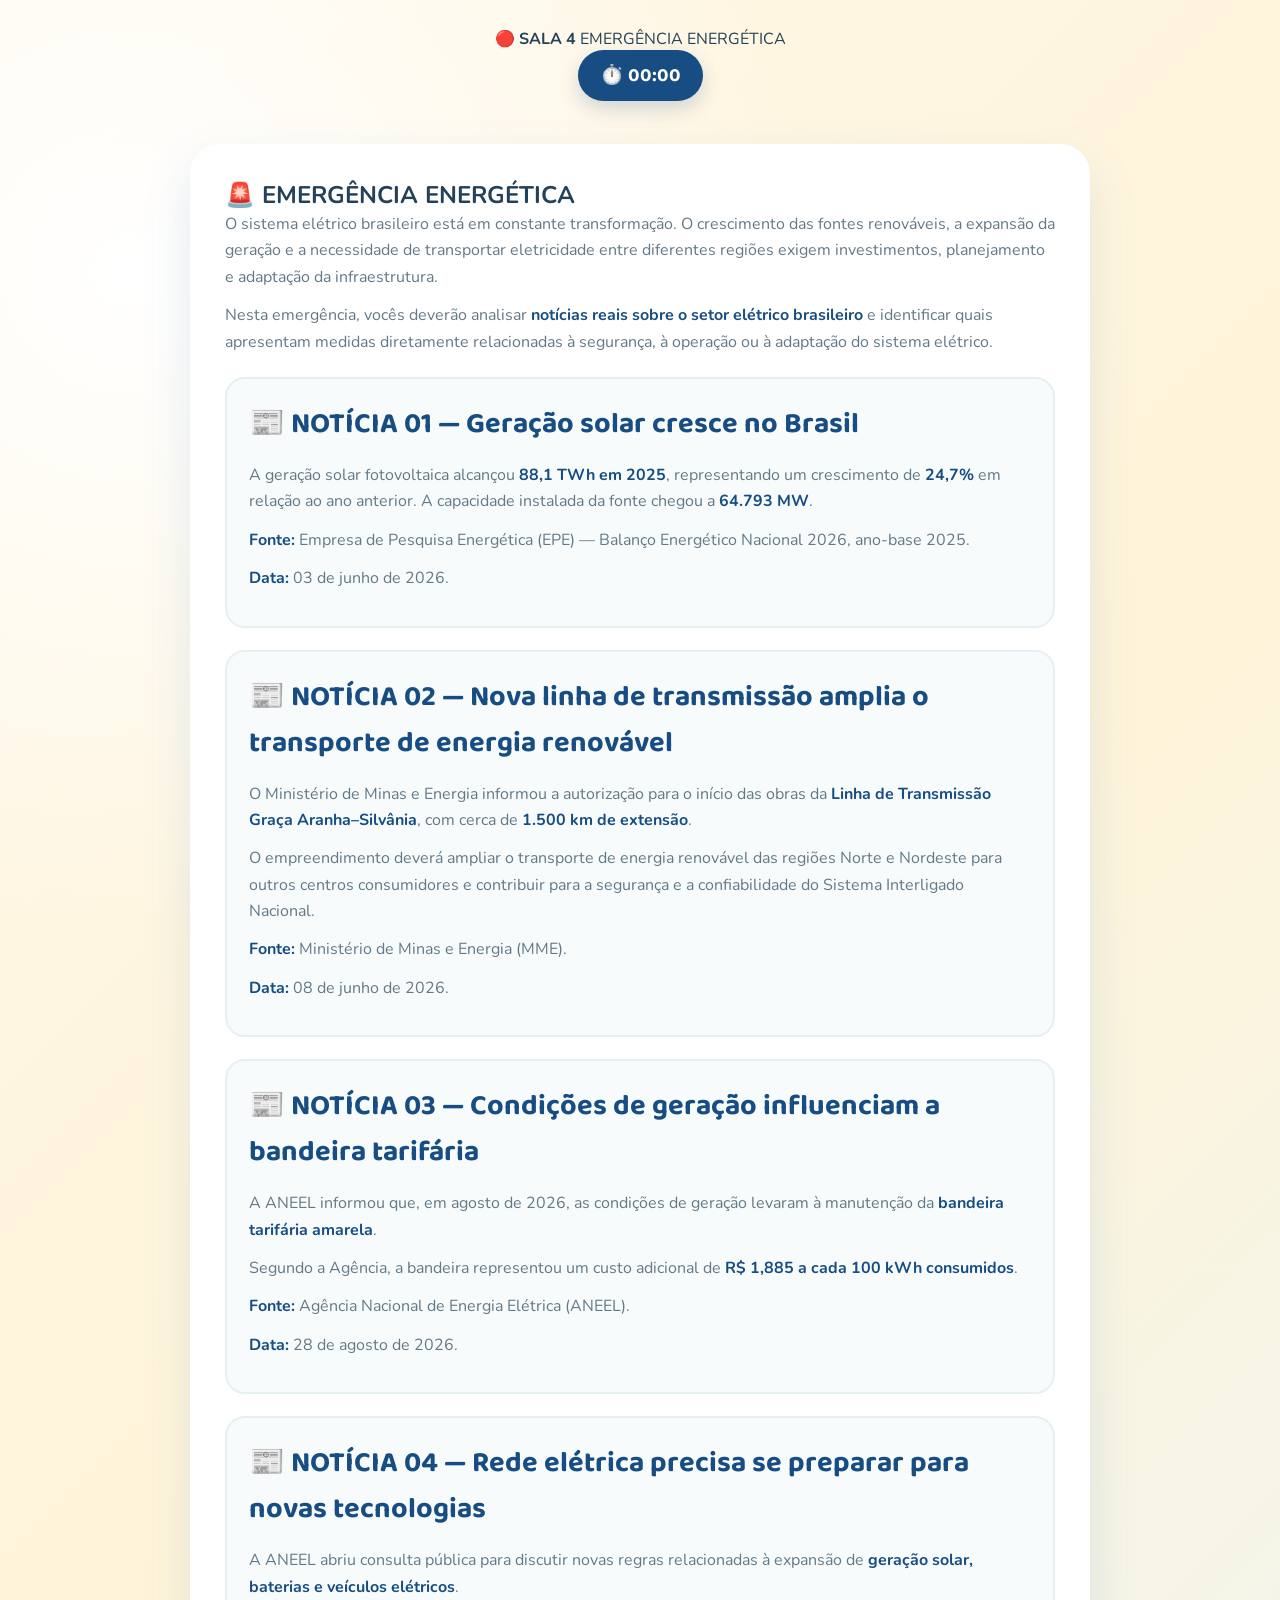
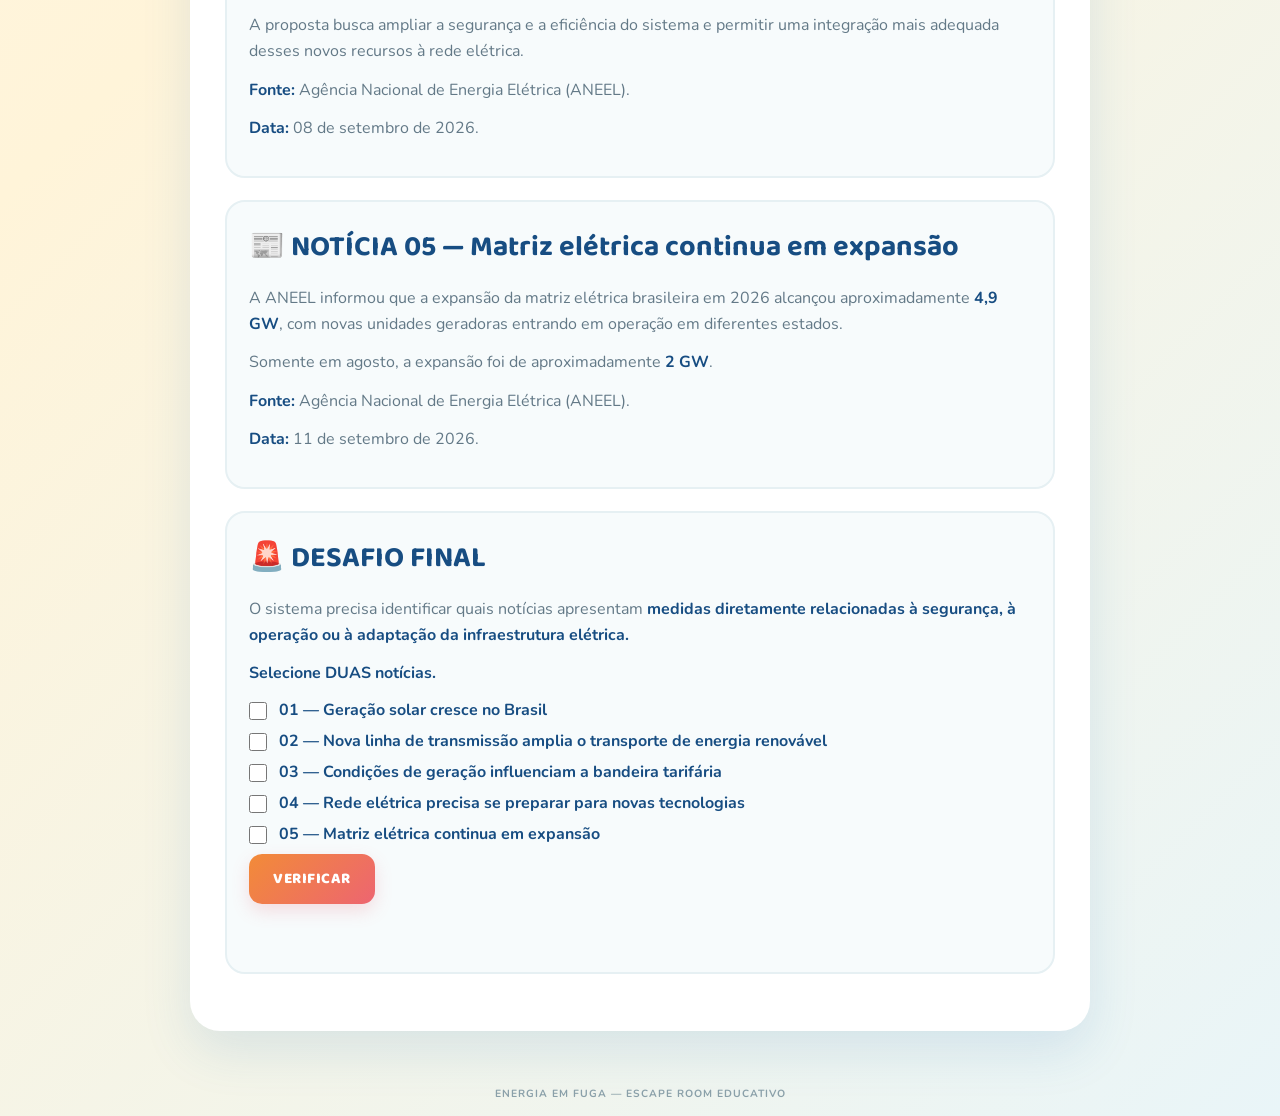
<file: sala4.html>
<!DOCTYPE html>
<html lang="pt-BR">

<head>

    <meta charset="UTF-8">

    <meta name="viewport" content="width=device-width, initial-scale=1.0">

    <title>Sala 4 — Emergência Energética</title>

    <link rel="preconnect" href="https://fonts.googleapis.com">

    <link rel="preconnect"
          href="https://fonts.gstatic.com"
          crossorigin>

    <link href="https://fonts.googleapis.com/css2?family=Baloo+2:wght@500;600;700;800&family=Nunito:wght@400;600;700;800&display=swap"
          rel="stylesheet">

    <link rel="stylesheet"
          href="assets/style.css">

</head>


<body>


    <!-- CABEÇALHO -->

    <header>

        <div>

            <strong>🔴 SALA 4</strong>

            <span>EMERGÊNCIA ENERGÉTICA</span>

        </div>


        <div class="timer" id="timer">

            ⏱️ 00:00

        </div>

    </header>



    <!-- CONTEÚDO PRINCIPAL -->

    <main>

        <section class="card">


            <h1>🚨 EMERGÊNCIA ENERGÉTICA</h1>


            <p>

                O sistema elétrico brasileiro está em constante transformação.

                O crescimento das fontes renováveis, a expansão da geração

                e a necessidade de transportar eletricidade entre diferentes

                regiões exigem investimentos, planejamento e adaptação

                da infraestrutura.

            </p>


            <p>

                Nesta emergência, vocês deverão analisar

                <strong>notícias reais sobre o setor elétrico brasileiro</strong>

                e identificar quais apresentam medidas diretamente

                relacionadas à segurança, à operação ou à adaptação

                do sistema elétrico.

            </p>



            <!-- NOTÍCIA 01 -->

            <div class="room">

                <h2>📰 NOTÍCIA 01 — Geração solar cresce no Brasil</h2>

                <p>

                    A geração solar fotovoltaica alcançou

                    <strong>88,1 TWh em 2025</strong>,

                    representando um crescimento de

                    <strong>24,7%</strong> em relação ao ano anterior.

                    A capacidade instalada da fonte chegou a

                    <strong>64.793 MW</strong>.

                </p>

                <p>

                    <strong>Fonte:</strong> Empresa de Pesquisa Energética (EPE)

                    — Balanço Energético Nacional 2026,

                    ano-base 2025.

                </p>

                <p>

                    <strong>Data:</strong> 03 de junho de 2026.

                </p>

            </div>



            <!-- NOTÍCIA 02 -->

            <div class="room">

                <h2>📰 NOTÍCIA 02 — Nova linha de transmissão amplia o transporte de energia renovável</h2>

                <p>

                    O Ministério de Minas e Energia informou a autorização

                    para o início das obras da

                    <strong>Linha de Transmissão Graça Aranha–Silvânia</strong>,

                    com cerca de <strong>1.500 km de extensão</strong>.

                </p>

                <p>

                    O empreendimento deverá ampliar o transporte de energia

                    renovável das regiões Norte e Nordeste para outros centros

                    consumidores e contribuir para a segurança e a confiabilidade

                    do Sistema Interligado Nacional.

                </p>

                <p>

                    <strong>Fonte:</strong> Ministério de Minas e Energia (MME).

                </p>

                <p>

                    <strong>Data:</strong> 08 de junho de 2026.

                </p>

            </div>



            <!-- NOTÍCIA 03 -->

            <div class="room">

                <h2>📰 NOTÍCIA 03 — Condições de geração influenciam a bandeira tarifária</h2>

                <p>

                    A ANEEL informou que, em agosto de 2026,

                    as condições de geração levaram à manutenção

                    da <strong>bandeira tarifária amarela</strong>.

                </p>

                <p>

                    Segundo a Agência, a bandeira representou

                    um custo adicional de

                    <strong>R$ 1,885 a cada 100 kWh consumidos</strong>.

                </p>

                <p>

                    <strong>Fonte:</strong> Agência Nacional de Energia Elétrica (ANEEL).

                </p>

                <p>

                    <strong>Data:</strong> 28 de agosto de 2026.

                </p>

            </div>



            <!-- NOTÍCIA 04 -->

            <div class="room">

                <h2>📰 NOTÍCIA 04 — Rede elétrica precisa se preparar para novas tecnologias</h2>

                <p>

                    A ANEEL abriu consulta pública para discutir

                    novas regras relacionadas à expansão de

                    <strong>geração solar, baterias e veículos elétricos</strong>.

                </p>

                <p>

                    A proposta busca ampliar a segurança e a eficiência

                    do sistema e permitir uma integração mais adequada

                    desses novos recursos à rede elétrica.

                </p>

                <p>

                    <strong>Fonte:</strong> Agência Nacional de Energia Elétrica (ANEEL).

                </p>

                <p>

                    <strong>Data:</strong> 08 de setembro de 2026.

                </p>

            </div>



            <!-- NOTÍCIA 05 -->

            <div class="room">

                <h2>📰 NOTÍCIA 05 — Matriz elétrica continua em expansão</h2>

                <p>

                    A ANEEL informou que a expansão da matriz elétrica

                    brasileira em 2026 alcançou aproximadamente

                    <strong>4,9 GW</strong>, com novas unidades geradoras

                    entrando em operação em diferentes estados.

                </p>

                <p>

                    Somente em agosto, a expansão foi de aproximadamente

                    <strong>2 GW</strong>.

                </p>

                <p>

                    <strong>Fonte:</strong> Agência Nacional de Energia Elétrica (ANEEL).

                </p>

                <p>

                    <strong>Data:</strong> 11 de setembro de 2026.

                </p>

            </div>



            <!-- DESAFIO -->

            <div class="room">

                <h2>🚨 DESAFIO FINAL</h2>

                <p>

                    O sistema precisa identificar quais notícias apresentam

                    <strong>

                        medidas diretamente relacionadas à segurança,

                        à operação ou à adaptação da infraestrutura elétrica.

                    </strong>

                </p>

                <p>

                    <strong>Selecione DUAS notícias.</strong>

                </p>



                <!-- ALTERNATIVA 01 -->

                <div class="alternativa">

                    <label>

                        <input
                            type="checkbox"
                            name="noticia"
                            value="01"
                        >

                        <strong>01</strong> — Geração solar cresce no Brasil

                    </label>

                </div>



                <!-- ALTERNATIVA 02 -->

                <div class="alternativa">

                    <label>

                        <input
                            type="checkbox"
                            name="noticia"
                            value="02"
                        >

                        <strong>02</strong> — Nova linha de transmissão amplia o transporte de energia renovável

                    </label>

                </div>



                <!-- ALTERNATIVA 03 -->

                <div class="alternativa">

                    <label>

                        <input
                            type="checkbox"
                            name="noticia"
                            value="03"
                        >

                        <strong>03</strong> — Condições de geração influenciam a bandeira tarifária

                    </label>

                </div>



                <!-- ALTERNATIVA 04 -->

                <div class="alternativa">

                    <label>

                        <input
                            type="checkbox"
                            name="noticia"
                            value="04"
                        >

                        <strong>04</strong> — Rede elétrica precisa se preparar para novas tecnologias

                    </label>

                </div>



                <!-- ALTERNATIVA 05 -->

                <div class="alternativa">

                    <label>

                        <input
                            type="checkbox"
                            name="noticia"
                            value="05"
                        >

                        <strong>05</strong> — Matriz elétrica continua em expansão

                    </label>

                </div>



                <!-- BOTÃO VERIFICAR -->

                <button onclick="verificarSala4()">

                    VERIFICAR

                </button>



                <!-- FEEDBACK -->

                <div
                    id="feedback4"
                    class="feedback"
                >

                </div>



                <!-- CÓDIGO DA SALA -->

                <div
                    id="codigo4"
                    class="code hidden"
                >

                    <div
                        style="text-align: center; width: 100%;"
                    >

                        <div
                            style="font-size: 1rem; letter-spacing: 1px; margin-bottom: 8px;"
                        >

                            🔓 CÓDIGO DA SALA 4

                        </div>


                        <strong
                            style="display: block; font-size: 3rem; color: #ffd34d;"
                        >

                            01

                        </strong>


                        <button
                            onclick="irParaFinal()"
                            style="margin-top: 12px;"
                        >

                            SEGUIR PARA O DESAFIO FINAL →

                        </button>

                    </div>

                </div>


            </div>


        </section>

    </main>



    <!-- RODAPÉ -->

    <footer>

        ENERGIA EM FUGA — ESCAPE ROOM EDUCATIVO

    </footer>



    <!-- JAVASCRIPT -->

    <script src="assets/app.js"></script>


</body>

</html>
</file>
<file: assets/style.css>
/* =========================================================
   ENERGIA EM FUGA
   ESCAPE ROOM EDUCATIVO
   ========================================================= */


/* =========================================================
   CONFIGURAÇÕES GERAIS
   ========================================================= */

* {

    box-sizing: border-box;

    margin: 0;

    padding: 0;

}


:root {

    --creme: #fff8e9;

    --creme-claro: #fffdf7;

    --azul: #2474b8;

    --azul-escuro: #174d82;

    --azul-claro: #7bc8e8;

    --laranja: #f28b38;

    --amarelo: #ffd34d;

    --rosa: #ed6571;

    --verde: #65b879;

    --verde-escuro: #3d9460;

    --branco: #ffffff;

    --texto: #24415a;

    --cinza: #637987;

}


html {

    scroll-behavior: smooth;

}


body {

    min-height: 100vh;

    font-family: "Nunito", Arial, sans-serif;

    color: var(--texto);

    background:

        radial-gradient(
            circle at 10% 10%,
            #ffffff 0,
            transparent 25%
        ),

        linear-gradient(
            135deg,
            #fff8e9 0%,
            #fff4d9 45%,
            #e9f5f8 100%
        );

    overflow-x: hidden;

}


/* =========================================================
   PÁGINA INICIAL
   ========================================================= */

.inicio {

    position: relative;

    min-height: 100vh;

    max-width: 1250px;

    margin: auto;

    padding: 24px 30px 30px;

}


/* =========================================================
   CABEÇALHO
   ========================================================= */

.cabecalho {

    display: flex;

    justify-content: space-between;

    align-items: center;

    max-width: 1120px;

    margin: auto;

}


.mini-logo {

    display: flex;

    align-items: center;

    gap: 9px;

    color: var(--azul-escuro);

    font-size: 0.9rem;

    font-weight: 800;

    letter-spacing: 1px;

}


.mini-logo span {

    width: 38px;

    height: 38px;

    display: flex;

    justify-content: center;

    align-items: center;

    border-radius: 50%;

    background: var(--amarelo);

    font-size: 1.2rem;

    box-shadow:

        0 5px 15px rgba(242,139,56,0.18);

}


.missao {

    padding: 9px 18px;

    border-radius: 30px;

    background: var(--branco);

    color: var(--azul);

    font-size: 0.7rem;

    font-weight: 800;

    letter-spacing: 1.5px;

    box-shadow:

        0 5px 20px rgba(36,116,184,0.10);

}


/* =========================================================
   HERO
   ========================================================= */

.hero {

    position: relative;

    display: grid;

    grid-template-columns: 1.05fr 0.95fr;

    align-items: center;

    gap: 38px;

    max-width: 1120px;

    margin: 32px auto 0;

}


/* =========================================================
   FOTO REAL
   ========================================================= */

.imagem-energia {

    position: relative;

    height: 590px;

    overflow: hidden;

    border-radius: 42px;

    background: #dbeef2;

    box-shadow:

        0 25px 60px rgba(36,116,184,0.18);

}


/*
   FOTO DA UNSPLASH

   Foto:
   "Uma estrada passa por baixo das linhas de energia"
   Yue WU
*/

.foto-energia {

    position: absolute;

    inset: 0;

    background-image:

        url(
        "https://images.unsplash.com/photo-1743907622510-34fdeffd103f?auto=format&fit=crop&w=1600&q=85"
        );

    background-size: cover;

    background-position: center;

    transform: scale(1.03);

    animation: zoomFoto 12s ease-in-out infinite alternate;

}


/* =========================================================
   FILTRO COLORIDO
   ========================================================= */

.filtro-foto {

    position: absolute;

    inset: 0;

    background:

        linear-gradient(
            180deg,
            rgba(36,116,184,0.05) 0%,
            rgba(36,116,184,0.00) 40%,
            rgba(23,77,130,0.45) 100%
        );

    pointer-events: none;

}


/* =========================================================
   BRILHO ANIMADO
   ========================================================= */

.brilho-energia {

    position: absolute;

    width: 180px;

    height: 180px;

    top: 55px;

    right: 55px;

    border-radius: 50%;

    background:

        radial-gradient(
            circle,
            rgba(255,211,77,0.65) 0%,
            rgba(255,211,77,0.20) 35%,
            transparent 70%
        );

    filter: blur(4px);

    animation: pulsarBrilho 3s ease-in-out infinite;

    pointer-events: none;

}


/* =========================================================
   LINHA DE ENERGIA
   ========================================================= */

.linha-energia {

    position: absolute;

    left: -20%;

    bottom: 115px;

    width: 140%;

    height: 4px;

    background:

        linear-gradient(
            90deg,
            transparent,
            var(--amarelo),
            var(--laranja),
            var(--rosa),
            transparent
        );

    filter:

        drop-shadow(
            0 0 8px rgba(255,211,77,0.8)
        );

    opacity: 0.85;

    animation: energiaPassando 4s linear infinite;

}


/* =========================================================
   PARTÍCULAS
   ========================================================= */

.particula {

    position: absolute;

    z-index: 5;

    color: var(--amarelo);

    font-size: 1.8rem;

    text-shadow:

        0 0 10px rgba(255,211,77,0.8);

    animation:

        flutuarParticula 4s ease-in-out infinite;

}


.particula-1 {

    top: 22%;

    left: 17%;

}


.particula-2 {

    top: 37%;

    right: 16%;

    color: var(--laranja);

    animation-delay: 1s;

}


.particula-3 {

    top: 53%;

    left: 27%;

    color: var(--rosa);

    animation-delay: 1.8s;

}


.particula-4 {

    bottom: 24%;

    right: 27%;

    color: var(--amarelo);

    animation-delay: 0.6s;

}


.particula-5 {

    top: 15%;

    left: 48%;

    color: var(--branco);

    animation-delay: 2.2s;

}


/* =========================================================
   SOL
   ========================================================= */

.sol-animado {

    position: absolute;

    z-index: 5;

    top: 55px;

    right: 60px;

    width: 90px;

    height: 90px;

    display: flex;

    justify-content: center;

    align-items: center;

    border-radius: 50%;

    background: var(--amarelo);

    color: #fff8c9;

    font-size: 3.5rem;

    box-shadow:

        0 0 35px rgba(255,211,77,0.7);

    animation:

        solPulsando 3s ease-in-out infinite;

    opacity: 0.95;

}


/* =========================================================
   TEXTO SOBRE A FOTO
   ========================================================= */

.texto-imagem {

    position: absolute;

    z-index: 6;

    left: 35px;

    bottom: 35px;

    color: white;

    text-shadow:

        0 3px 15px rgba(0,0,0,0.35);

}


.texto-imagem span {

    display: block;

    font-size: 0.8rem;

    font-weight: 800;

    letter-spacing: 4px;

}


.texto-imagem strong {

    display: block;

    margin-top: 4px;

    font-family: "Baloo 2", sans-serif;

    font-size: 2.6rem;

    line-height: 1;

}


/* =========================================================
   CARTÃO
   ========================================================= */

.cartao {

    position: relative;

    z-index: 10;

    padding: 43px;

    border-radius: 36px;

    background: var(--branco);

    box-shadow:

        0 25px 65px rgba(36,116,184,0.16);

}


/* =========================================================
   ETIQUETA
   ========================================================= */

.etiqueta {

    display: inline-block;

    padding: 8px 15px;

    border-radius: 20px;

    background: #fff0df;

    color: var(--laranja);

    font-size: 0.68rem;

    font-weight: 800;

    letter-spacing: 1px;

}


/* =========================================================
   TÍTULO
   ========================================================= */

.cartao h1 {

    margin-top: 20px;

    color: var(--azul-escuro);

    font-family: "Baloo 2", sans-serif;

    font-size: clamp(
        3.7rem,
        6vw,
        5.7rem
    );

    line-height: 0.82;

    font-weight: 800;

}


.cartao h1 span {

    color: var(--laranja);

}


/* =========================================================
   SUBTÍTULO
   ========================================================= */

.subtitulo {

    margin-top: 23px;

    color: var(--azul);

    font-size: 0.75rem;

    font-weight: 800;

    letter-spacing: 2px;

    line-height: 1.6;

}


/* =========================================================
   LINHA DECORATIVA
   ========================================================= */

.linha {

    width: 75px;

    height: 6px;

    margin: 25px 0;

    border-radius: 10px;

    background:

        linear-gradient(
            90deg,
            var(--amarelo),
            var(--laranja),
            var(--rosa)
        );

}


/* =========================================================
   DESCRIÇÃO
   ========================================================= */

.descricao {

    color: var(--cinza);

    font-size: 0.95rem;

    line-height: 1.7;

}


/* =========================================================
   EQUIPE
   ========================================================= */

.equipe {

    margin-top: 28px;

}


.equipe label {

    display: block;

    margin-bottom: 9px;

    color: var(--azul-escuro);

    font-size: 0.7rem;

    font-weight: 800;

}


.equipe input {

    width: 100%;

    padding: 15px 18px;

    border: 2px solid #dce9ed;

    border-radius: 15px;

    outline: none;

    background: #f8fbfc;

    color: var(--texto);

    font-family: "Nunito", sans-serif;

    font-size: 0.95rem;

    transition: 0.25s;

}


.equipe input:focus {

    border-color: var(--azul);

    background: white;

    box-shadow:

        0 5px 20px rgba(36,116,184,0.10);

}


/* =========================================================
   BOTÃO
   ========================================================= */

.botao-iniciar {

    width: 100%;

    display: flex;

    justify-content: space-between;

    align-items: center;

    margin-top: 14px;

    padding: 17px 21px;

    border: none;

    border-radius: 15px;

    background:

        linear-gradient(
            135deg,
            var(--laranja),
            var(--rosa)
        );

    color: white;

    font-family: "Baloo 2", sans-serif;

    font-size: 1rem;

    font-weight: 800;

    letter-spacing: 1px;

    cursor: pointer;

    box-shadow:

        0 8px 20px rgba(237,101,113,0.25);

    transition: 0.25s;

}


.botao-iniciar strong {

    font-size: 1.5rem;

}


.botao-iniciar:hover {

    transform: translateY(-3px);

    box-shadow:

        0 12px 28px rgba(237,101,113,0.35);

}


.botao-iniciar:active {

    transform: translateY(0);

}


/* =========================================================
   RODAPÉ DO CARTÃO
   ========================================================= */

.rodape-cartao {

    display: flex;

    justify-content: space-between;

    gap: 8px;

    margin-top: 25px;

    padding-top: 18px;

    border-top: 1px solid #edf1f2;

    color: #8ba0aa;

    font-size: 0.55rem;

    font-weight: 800;

}


/* =========================================================
   DECORAÇÕES DA PÁGINA
   ========================================================= */

.decoracao {

    position: absolute;

    z-index: 20;

    pointer-events: none;

}


.estrela {

    color: var(--amarelo);

    font-size: 2rem;

    animation:

        flutuarParticula 4s ease-in-out infinite;

}


.estrela-1 {

    top: 160px;

    left: 3%;

}


.estrela-2 {

    right: 4%;

    bottom: 180px;

    color: var(--rosa);

    animation-delay: 1s;

}


.raio {

    color: var(--laranja);

    font-size: 1.6rem;

    animation:

        flutuarParticula 3s ease-in-out infinite;

}


.raio-1 {

    top: 310px;

    left: 1%;

}


.raio-2 {

    right: 1%;

    top: 270px;

    animation-delay: 1.5s;

}


/* =========================================================
   FOOTER
   ========================================================= */

.pagina-inicial footer {

    max-width: 1120px;

    margin: 25px auto 0;

    text-align: center;

    color: #8aa0a9;

    font-size: 0.65rem;

    font-weight: 700;

    letter-spacing: 1px;

}


/* =========================================================
   ANIMAÇÕES DA PÁGINA INICIAL
   ========================================================= */

@keyframes zoomFoto {

    from {

        transform: scale(1.03);

    }

    to {

        transform: scale(1.09);

    }

}


@keyframes pulsarBrilho {

    0%,
    100% {

        transform: scale(0.9);

        opacity: 0.65;

    }

    50% {

        transform: scale(1.15);

        opacity: 1;

    }

}


@keyframes solPulsando {

    0%,
    100% {

        transform: scale(1);

    }

    50% {

        transform: scale(1.08);

    }

}


@keyframes energiaPassando {

    0% {

        transform: translateX(-25%);

        opacity: 0;

    }

    20% {

        opacity: 1;

    }

    80% {

        opacity: 1;

    }

    100% {

        transform: translateX(25%);

        opacity: 0;

    }

}


@keyframes flutuarParticula {

    0%,
    100% {

        transform: translateY(0) rotate(0deg);

    }

    50% {

        transform: translateY(-13px) rotate(8deg);

    }

}


/* =========================================================
   =========================================================
   ESTILO DAS SALAS
   =========================================================
   ========================================================= */


/* =========================================================
   CABEÇALHO DAS SALAS
   ========================================================= */

body:not(.pagina-inicial) header {

    max-width: 900px;

    margin: 0 auto;

    padding: 28px 25px 10px;

    text-align: center;

}


body:not(.pagina-inicial) header h1 {

    color: var(--azul-escuro);

    font-family: "Baloo 2", sans-serif;

    font-size: 2.8rem;

    line-height: 1;

}


body:not(.pagina-inicial) header p {

    margin-top: 8px;

    color: var(--laranja);

    font-size: 0.85rem;

    font-weight: 800;

    letter-spacing: 2px;

}


/* =========================================================
   ÁREA PRINCIPAL DAS SALAS
   ========================================================= */

body:not(.pagina-inicial) main {

    width: min(900px, calc(100% - 30px));

    margin: 0 auto;

    padding: 15px 0 40px;

}


/* =========================================================
   CRONÔMETRO
   ========================================================= */

.timer {

    width: fit-content;

    margin: 0 auto 18px;

    padding: 10px 22px;

    border-radius: 30px;

    background: var(--azul-escuro);

    color: white;

    font-family: "Baloo 2", sans-serif;

    font-size: 1.2rem;

    font-weight: 700;

    box-shadow:

        0 8px 20px rgba(23,77,130,0.20);

}


/* =========================================================
   CARTÃO DAS SALAS
   ========================================================= */

.card {

    padding: 35px;

    border-radius: 30px;

    background: white;

    box-shadow:

        0 20px 50px rgba(36,116,184,0.13);

}


/* =========================================================
   TÍTULOS DAS SALAS
   ========================================================= */

.card h2 {

    margin-bottom: 15px;

    color: var(--azul-escuro);

    font-family: "Baloo 2", sans-serif;

    font-size: 1.8rem;

}


.card h3 {

    margin-top: 20px;

    margin-bottom: 8px;

    color: var(--laranja);

    font-family: "Baloo 2", sans-serif;

    font-size: 1.15rem;

}


/* =========================================================
   TEXTOS
   ========================================================= */

.card p {

    margin-bottom: 12px;

    color: var(--cinza);

    line-height: 1.65;

}


.card strong {

    color: var(--azul-escuro);

}


/* =========================================================
   ÁREA DOS DESAFIOS
   ========================================================= */

.room {

    margin: 22px 0;

    padding: 22px;

    border-radius: 20px;

    background: #f7fbfc;

    border: 2px solid #e6f0f3;

}


/* =========================================================
   LABELS
   ========================================================= */

.room label {

    display: block;

    margin-bottom: 9px;

    color: var(--azul-escuro);

    font-weight: 700;

}


/* =========================================================
   SELECTS
   ========================================================= */

.room select {

    width: 100%;

    margin-bottom: 17px;

    padding: 12px 14px;

    border: 2px solid #d7e6eb;

    border-radius: 12px;

    background: white;

    color: var(--texto);

    font-family: "Nunito", sans-serif;

    font-size: 0.95rem;

    cursor: pointer;

    outline: none;

}


.room select:focus {

    border-color: var(--azul);

}


/* =========================================================
   CHECKBOX
   ========================================================= */

.room input[type="checkbox"] {

    width: 18px;

    height: 18px;

    margin-right: 8px;

    accent-color: var(--azul);

    vertical-align: middle;

}


/* =========================================================
   BOTÕES DAS SALAS
   ========================================================= */

.card button {

    display: inline-block;

    padding: 13px 24px;

    border: none;

    border-radius: 13px;

    background:

        linear-gradient(
            135deg,
            var(--laranja),
            var(--rosa)
        );

    color: white;

    font-family: "Baloo 2", sans-serif;

    font-size: 0.95rem;

    font-weight: 800;

    letter-spacing: 0.5px;

    cursor: pointer;

    box-shadow:

        0 7px 18px rgba(237,101,113,0.20);

    transition: 0.2s;

}


.card button:hover {

    transform: translateY(-2px);

    box-shadow:

        0 10px 22px rgba(237,101,113,0.30);

}


/* =========================================================
   FEEDBACK
   ========================================================= */

.feedback {

    margin-top: 18px;

    padding: 14px 17px;

    border-radius: 14px;

    font-weight: 700;

    line-height: 1.5;

}


.feedback.success {

    background: #e8f7ed;

    color: #287c48;

    border: 2px solid #bce5ca;

}


.feedback.error {

    background: #fff0f0;

    color: #bd4652;

    border: 2px solid #f1c4c8;

}


/* =========================================================
   CÓDIGO
   ========================================================= */

.code {

    display: inline-flex;

    align-items: center;

    justify-content: center;

    min-width: 90px;

    min-height: 65px;

    margin-top: 5px;

    border-radius: 18px;

    background: var(--azul-escuro);

    color: var(--amarelo);

    font-family: "Baloo 2", sans-serif;

    font-size: 2.2rem;

    font-weight: 800;

    letter-spacing: 4px;

    box-shadow:

        0 10px 25px rgba(23,77,130,0.20);

}


/* =========================================================
   ELEMENTOS OCULTOS
   ========================================================= */

.hidden {

    display: none;

}


/* =========================================================
   FOOTER DAS SALAS
   ========================================================= */

body:not(.pagina-inicial) footer {

    padding: 15px;

    text-align: center;

    color: #8aa0a9;

    font-size: 0.65rem;

    font-weight: 700;

    letter-spacing: 1px;

}


/* =========================================================
   RESPONSIVIDADE — PÁGINA INICIAL
   ========================================================= */

@media (max-width: 900px) {

    .inicio {

        padding: 18px;

    }


    .hero {

        grid-template-columns: 1fr;

        max-width: 650px;

    }


    .imagem-energia {

        height: 430px;

        order: 1;

    }


    .cartao {

        order: 2;

        padding: 35px;

    }

}


/* =========================================================
   TABLET
   ========================================================= */

@media (max-width: 650px) {

    .cabecalho {

        padding: 0 5px;

    }


    .mini-logo {

        font-size: 0.72rem;

    }


    .missao {

        font-size: 0.55rem;

        padding: 8px 12px;

    }


    .hero {

        margin-top: 25px;

    }


    .imagem-energia {

        height: 340px;

        border-radius: 28px;

    }


    .cartao {

        padding: 28px 22px;

        border-radius: 27px;

    }


    .cartao h1 {

        font-size: 4rem;

    }


    .texto-imagem strong {

        font-size: 2rem;

    }


    .sol-animado {

        width: 70px;

        height: 70px;

        right: 30px;

        top: 30px;

        font-size: 2.5rem;

    }


    .rodape-cartao {

        flex-direction: column;

        align-items: flex-start;

    }

}


/* =========================================================
   CELULAR
   ========================================================= */

@media (max-width: 450px) {

    .inicio {

        padding: 14px;

    }


    .cabecalho {

        gap: 10px;

    }


    .mini-logo span {

        width: 32px;

        height: 32px;

    }


    .imagem-energia {

        height: 290px;

        border-radius: 23px;

    }


    .cartao {

        padding: 25px 20px;

    }


    .cartao h1 {

        font-size: 3.35rem;

    }


    .subtitulo {

        font-size: 0.68rem;

    }


    .descricao {

        font-size: 0.88rem;

    }


    .texto-imagem {

        left: 22px;

        bottom: 22px;

    }


    .texto-imagem strong {

        font-size: 1.7rem;

    }


    .brilho-energia {

        width: 120px;

        height: 120px;

        right: 30px;

        top: 30px;

    }


    .particula {

        font-size: 1.3rem;

    }


    body:not(.pagina-inicial) .card {

        padding: 22px 18px;

    }


    body:not(.pagina-inicial) .card h2 {

        font-size: 1.5rem;

    }


    .room {

        padding: 16px;

    }

}
</file>
